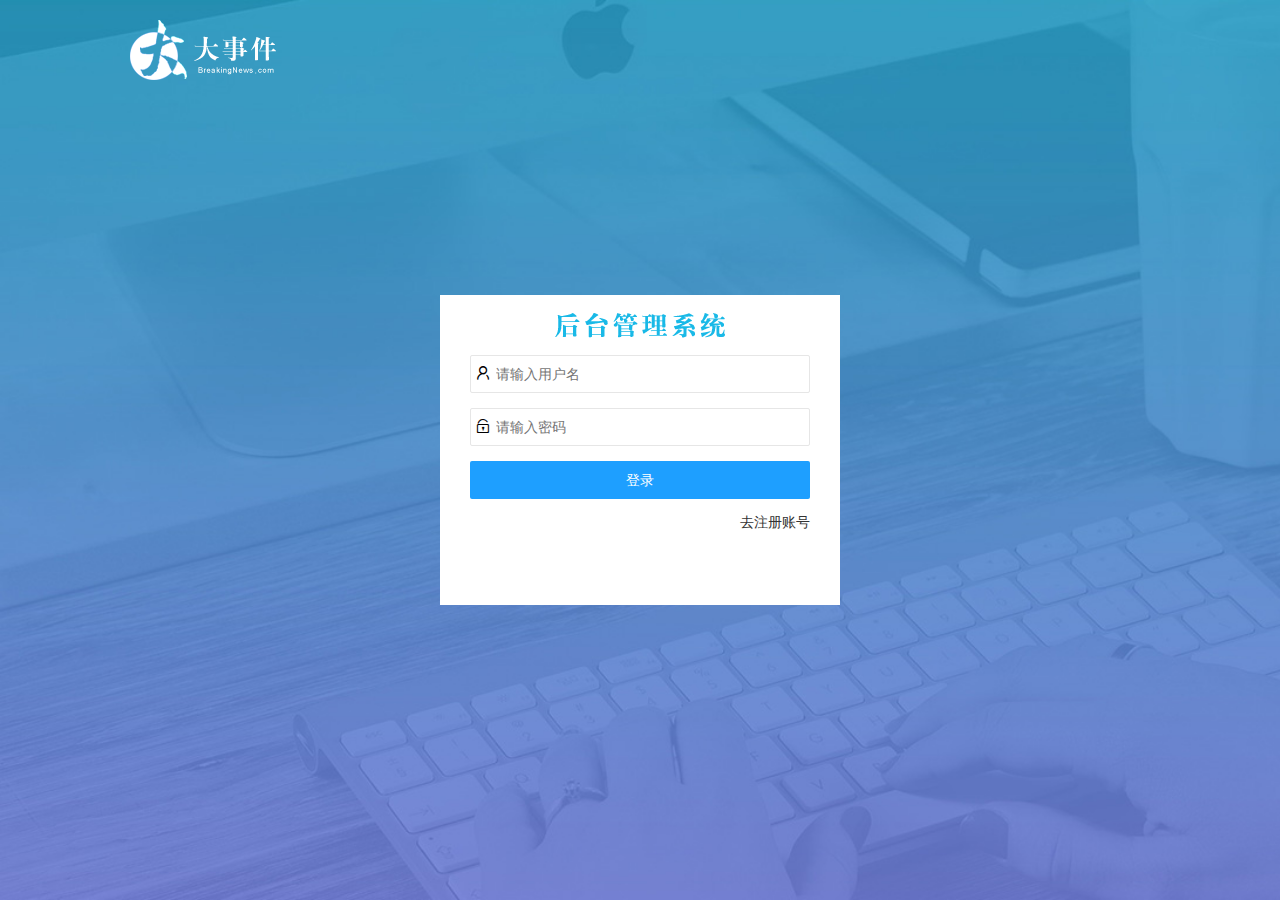
<file: index.html>
<!DOCTYPE html>
<html lang="en">
<head>
    <meta charset="UTF-8">
    <meta name="viewport" content="width=device-width, initial-scale=1.0">
    <title>Document</title>
    <link rel="stylesheet" href="./assets/lib/layui/css/layui.css">
    <link rel="stylesheet" href="./index/index.css">
</head>
<body class="layui-layout-body">
    <div class="layui-layout layui-layout-admin">
        <!-- 头部区域 -->
        <div class="layui-header">
            <!-- 左侧：图片 -->
            <div class="layui-logo">
                <img src="./assets/images/logo.png" alt="">
            </div>
            <!-- 右侧：个人菜单 -->
            <ul class="layui-nav layui-layout-right">
                <li class="layui-nav-item">
                    <a href="javascript:;" class="userinfo">
                        <span class="avatar">L</span>
                        <img src="./assets/images/sample.jpg" class="layui-nav-img"> 个人中心
                    </a>

                    <dl class="layui-nav-child">
                        <dd><a href="./iframe/user/userInfo/userInfo.html" target='fm'>基本资料</a></dd>
                        <dd><a target='fm' href="./iframe/user/avatar/avatar.html">更换头像</a></dd>
                        <dd><a target="fm" href="./iframe/user/repwd/repwd.html">重置密码</a></dd>
                    </dl>
                </li>

                <li class="layui-nav-item">
                    <a href="javascript:;" id="logout">
                        <i class="layui-icon layui-icon-logout"></i>退出
                    </a>
                </li>
            </ul>
        </div>

        <div class="layui-side layui-bg-black">
            <div class="layui-side-scroll">
                <!-- 左侧：顶部欢迎词 -->
                <div class="userinfo">
                    <span class="avatar">L</span>
                    <img src="./assets/images/sample.jpg" class="layui-nav-img"> 欢迎你
                    <span class="username"></span>
                </div>

                <!-- 左侧：导航区-->
                <!-- lay-shrink: 控制兄弟菜单, all就是所有兄弟都合上, 同一个时间只有一个下拉菜单才能下拉 -->
                <ul class="left-nav layui-nav layui-nav-tree" lay-filter="test" lay-shrink="all">
                    <!-- **********************首页***************************** -->
                    <!-- layui-this 默认上来高亮的样式 -->
                    <li class="layui-nav-item layui-this">
                        <a href="./iframe/home/home.html" target="fm">
                            <i class="layui-icon layui-icon-home"></i>可视数据
                        </a>
                    </li>

                    <!-- *******文章管理******* -->
                    <li class="layui-nav-item">

                        <a class="" href="javascript:;">
                            <i class="layui-icon layui-icon-form"></i>文章管理
                        </a>

                        <dl class="layui-nav-child">
                            <dd>
                                <a href="./iframe/article/category/category.html" target="fm">
                                    <i class="layui-icon layui-icon-app"></i>类别管理
                                </a>
                            </dd>


                            <dd id="wzlist">
                                <a href="./iframe/article/list/list.html" target="fm">
                                    <i class="layui-icon layui-icon-app"></i>文章列表
                                </a>
                            </dd>


                            <dd>
                                <a href="./iframe/article/publisher/publisher.html" target="fm">
                                    <i class="layui-icon layui-icon-app"></i>发表文章
                                </a>
                            </dd>
                        </dl>
                    </li>

                    <!-- **************个人中心************** -->
                    <li class="layui-nav-item">

                        <a href="javascript:;">
                            <i class="layui-icon layui-icon-user"></i>个人中心
                        </a>

                        <dl class="layui-nav-child">

                            <dd>
                                <a href="./iframe/user/userInfo/userInfo.html" target="fm">
                                    <i class="layui-icon layui-icon-app"></i>基本资料
                                </a>
                            </dd>

                            <dd>
                                <a href="./iframe/user/repwd/repwd.html" target="fm">
                                    <i class="layui-icon layui-icon-app"></i>重置密码
                                </a>
                            </dd>

                            <dd>
                                <a href="./iframe/user/avatar/avatar.html" target="fm">
                                    <i class="layui-icon layui-icon-app"></i>更换头像
                                </a>
                            </dd>
                        </dl>
                    </li>

                </ul>
            </div>
        </div>

        <div class="layui-body">
            <!-- 内容主体区域 -->
            <!-- <div style="padding: 15px;">内容主体区域</div> -->
            <iframe src="./iframe/home/home.html" name="fm" frameborder="0"></iframe>
        </div>

        <div class="layui-footer">
            <!-- 底部固定区域 -->
            © layui.com - 底部固定区域
        </div>

        <script src="./assets/lib/layui/layui.all.js"></script>
        <script src="./assets/lib/jquery.js"></script>
        <script src="./common/utils.js"></script>
        <script src="./assets/lib/axios.js"></script>
        <script src="./api.js"></script>
        <script src="./index/index.js"></script>
    </div>
</body>
</html>


<!-- 作用：在当前的index.html中内嵌xx.html网页
src：需要在iframe标签的位置显示的小网页路径
name: 为了将来的a链接跳转能找到哪个位置显示xx.html页面而进行的命名标识
frameborder: iframe这个容器的边框

a的href='./xx.html' target= "要显示的位置的iframe的name值"
<iframe
  src="./iframe/home/home.html"
  name="fm"
  frameborder="0"
></iframe> -->
</file>
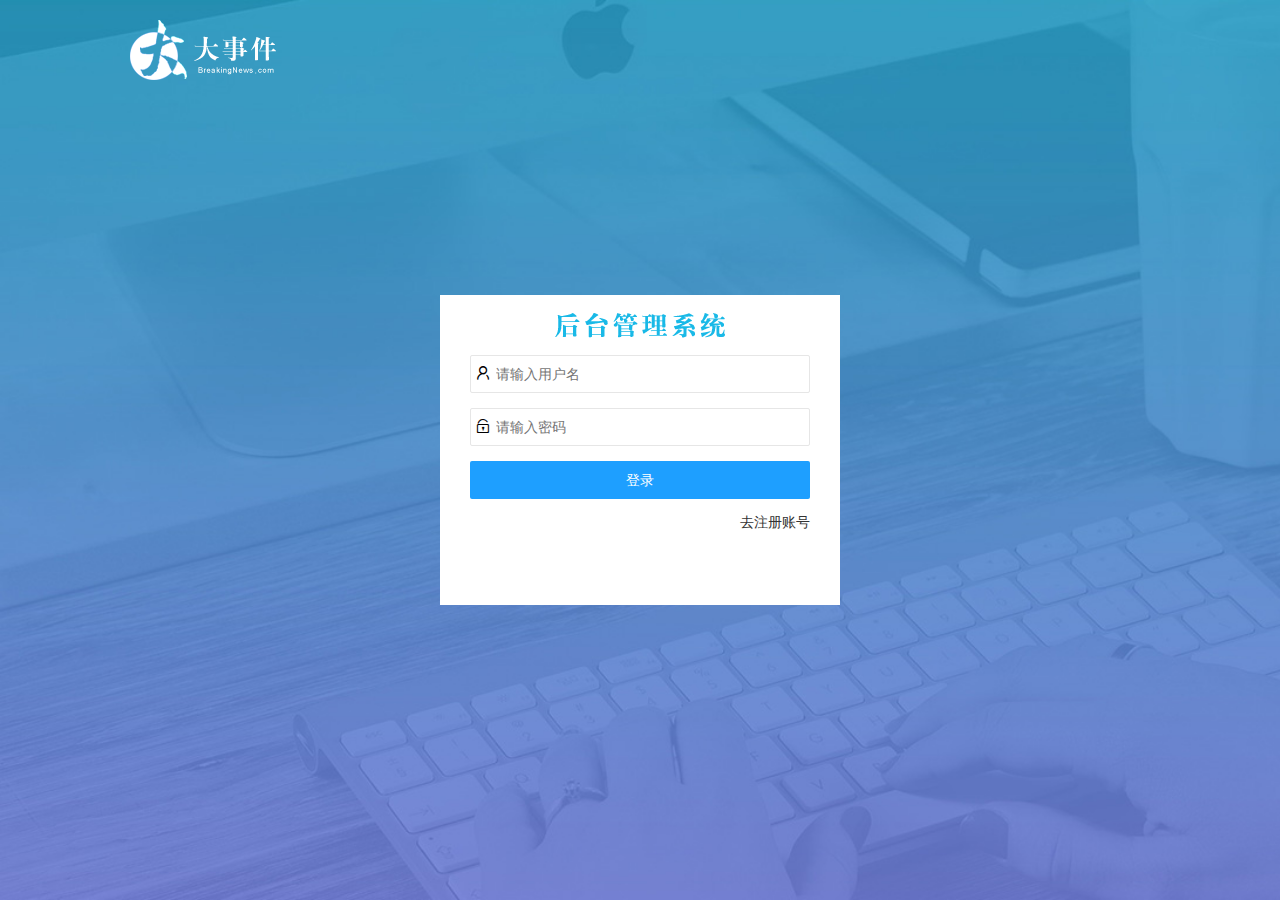
<file: login.html>
<!DOCTYPE html>
<html lang="en">
<head>
    <meta charset="UTF-8">
    <meta name="viewport" content="width=device-width, initial-scale=1.0">
    <title>Document</title>
    <link rel="stylesheet" href="./assets/lib/layui/css/layui.css">
    <link rel="stylesheet" href="./login/login.css">
</head>
<body>
    <!-- logo -->
    <div id="logo">
        <img src="./assets/images/logo.png" />
    </div>

    <!-- 登录的盒子 -->
    <div id="login">
        <!-- 盒子的标题 -->
        <div class="title"></div>
        <!-- 登录的表单 -->
        <form  class="layui-form">
            <!-- 第一行：用户名 -->
            <div class="layui-form-item">
                <i class="layui-icon layui-icon-username"></i>
                <!-- lay-verify表单验证: 更多参考: https://www.layui.com/doc/modules/form.html -->
                <input type="text" name="username" required lay-verify="required|username" placeholder="请输入用户名"
                    autocomplete="off" class="layui-input">
            </div>
            <!-- 第二行：密码 -->
            <div class="layui-form-item">
                <i class="layui-icon layui-icon-password"></i>
                <input type="password" name="password" required lay-verify="required|password" placeholder="请输入密码"
                    autocomplete="off" class="layui-input">
            </div>
            <!-- 第三行：按钮 -->
            <div class="layui-form-item">
                <button class="layui-btn layui-btn-fluid layui-bg-blue" lay-submit>登录</button>
            </div>
            <!-- 第四行：去注册账号 -->
            <div class="layui-form-item">
                <a href="javascript:;" id="goto-register">去注册账号</a>
            </div>
        </form>
    </div>

    <!-- 注册的盒子 -->
    <div id="register">
        <!-- 盒子的标题 -->
        <div class="title"></div>

        <!-- 注册的表单 -->
        <form class="layui-form">
            <!-- 第一行：用户名 -->
            <div class="layui-form-item">
                <i class="layui-icon layui-icon-username"></i>
                <input type="text" name="username" required lay-verify="required|username" placeholder="请输入用户名"
                    autocomplete="off" class="layui-input">
            </div>

            <!-- 第二行：密码 -->
            <div class="layui-form-item">
                <i class="layui-icon layui-icon-password"></i>
                <input type="password" name="password" required lay-verify="required|password" placeholder="请输入密码"
                    autocomplete="off" class="layui-input pwd">
            </div>

            <!-- 第三行：重复密码 -->
            <div class="layui-form-item">
                <i class="layui-icon layui-icon-password"></i>
                <input type="password" required lay-verify="required|repwd" placeholder="请再次输入密码"
                    autocomplete="off" class="layui-input">
            </div>

            <!-- 第四行：按钮 -->
            <div class="layui-form-item">
                <button class="layui-btn layui-btn-fluid layui-bg-blue" lay-submit>注册</button>
            </div>
            <!-- 第五行：有账号，去登录 -->
            <div class="layui-form-item">
                <a href="javascript:;" id="goto-login">已有账号，去登录</a>
            </div>
        </form>
    </div>

    <script src="./assets/lib/jquery.js"></script>
    <script src="./assets/lib/layui/layui.all.js"></script>
    <script src="./common/utils.js"></script>
    <script src="./assets/lib/axios.js"></script>
    <script src="./api.js"></script>
    <script src="./login/login.js"></script>
</body>
</html>
</file>
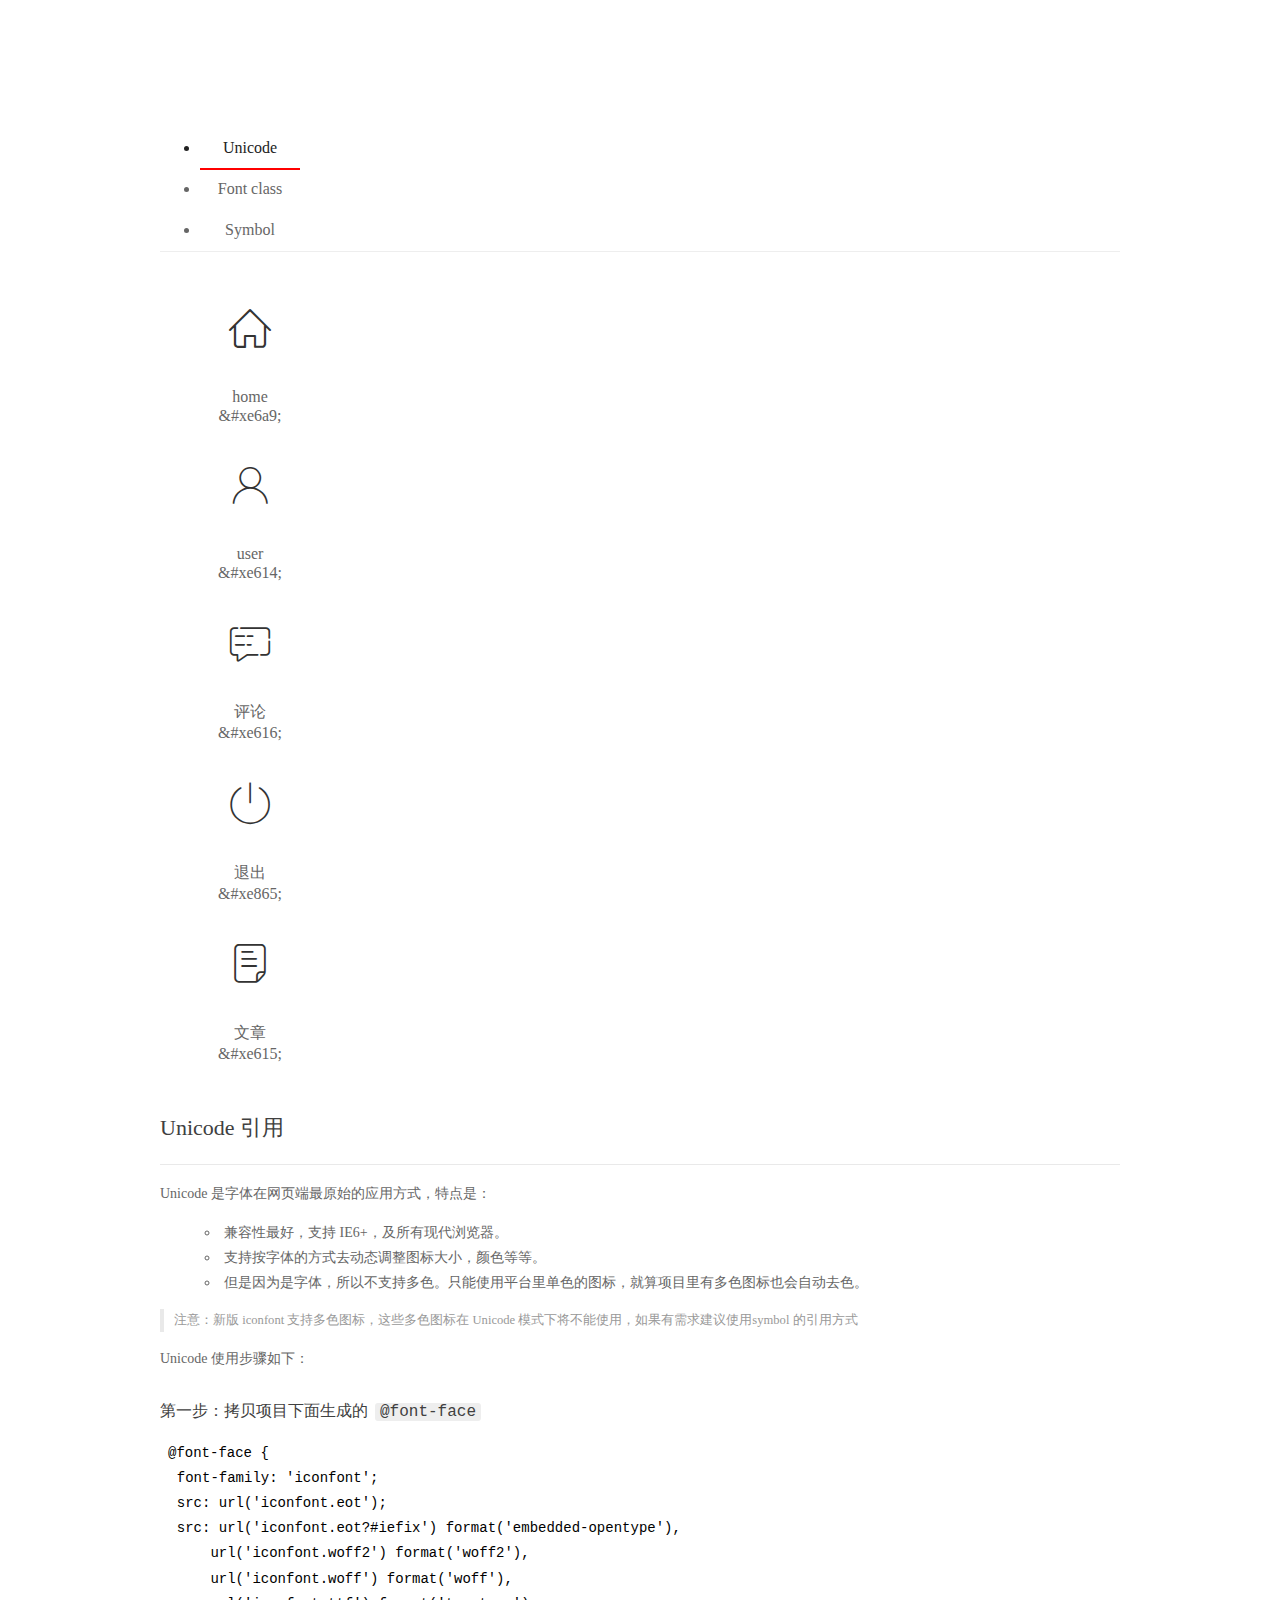
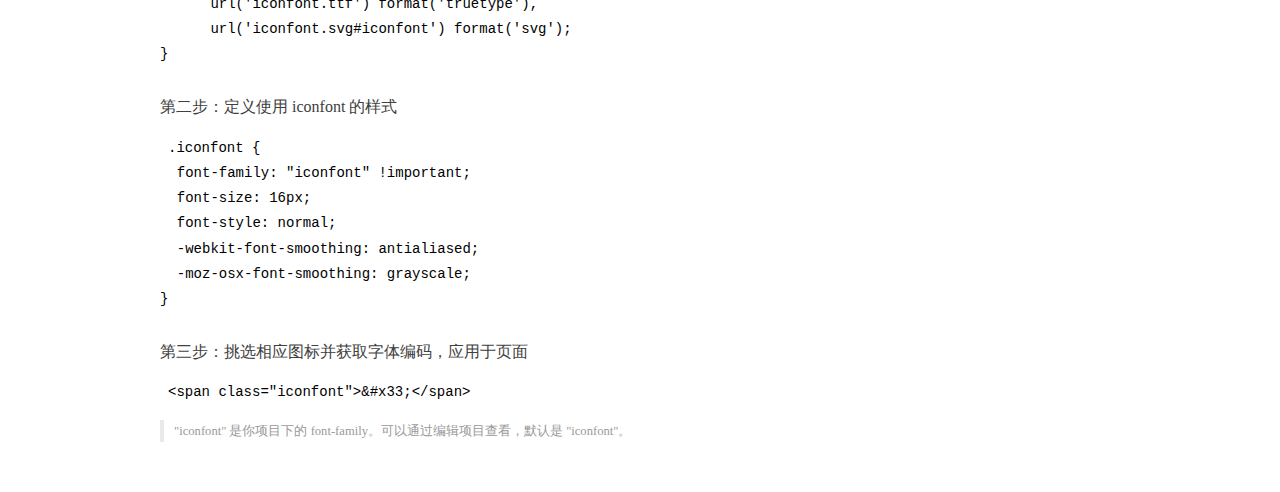
<file: assets/fonts/demo_index.html>
<!DOCTYPE html>
<html>
<head>
  <meta charset="utf-8"/>
  <title>IconFont Demo</title>
  <link rel="shortcut icon" href="https://gtms04.alicdn.com/tps/i4/TB1_oz6GVXXXXaFXpXXJDFnIXXX-64-64.ico" type="image/x-icon"/>
  <link rel="stylesheet" href="https://g.alicdn.com/thx/cube/1.3.2/cube.min.css">
  <link rel="stylesheet" href="demo.css">
  <link rel="stylesheet" href="iconfont.css">
  <script src="iconfont.js"></script>
  <!-- jQuery -->
  <script src="https://a1.alicdn.com/oss/uploads/2018/12/26/7bfddb60-08e8-11e9-9b04-53e73bb6408b.js"></script>
  <!-- 代码高亮 -->
  <script src="https://a1.alicdn.com/oss/uploads/2018/12/26/a3f714d0-08e6-11e9-8a15-ebf944d7534c.js"></script>
</head>
<body>
  <div class="main">
    <h1 class="logo"><a href="https://www.iconfont.cn/" title="iconfont 首页" target="_blank">&#xe86b;</a></h1>
    <div class="nav-tabs">
      <ul id="tabs" class="dib-box">
        <li class="dib active"><span>Unicode</span></li>
        <li class="dib"><span>Font class</span></li>
        <li class="dib"><span>Symbol</span></li>
      </ul>
      
    </div>
    <div class="tab-container">
      <div class="content unicode" style="display: block;">
          <ul class="icon_lists dib-box">
          
            <li class="dib">
              <span class="icon iconfont">&#xe6a9;</span>
                <div class="name">home</div>
                <div class="code-name">&amp;#xe6a9;</div>
              </li>
          
            <li class="dib">
              <span class="icon iconfont">&#xe614;</span>
                <div class="name">user</div>
                <div class="code-name">&amp;#xe614;</div>
              </li>
          
            <li class="dib">
              <span class="icon iconfont">&#xe616;</span>
                <div class="name">评论</div>
                <div class="code-name">&amp;#xe616;</div>
              </li>
          
            <li class="dib">
              <span class="icon iconfont">&#xe865;</span>
                <div class="name">退出</div>
                <div class="code-name">&amp;#xe865;</div>
              </li>
          
            <li class="dib">
              <span class="icon iconfont">&#xe615;</span>
                <div class="name">文章</div>
                <div class="code-name">&amp;#xe615;</div>
              </li>
          
          </ul>
          <div class="article markdown">
          <h2 id="unicode-">Unicode 引用</h2>
          <hr>

          <p>Unicode 是字体在网页端最原始的应用方式，特点是：</p>
          <ul>
            <li>兼容性最好，支持 IE6+，及所有现代浏览器。</li>
            <li>支持按字体的方式去动态调整图标大小，颜色等等。</li>
            <li>但是因为是字体，所以不支持多色。只能使用平台里单色的图标，就算项目里有多色图标也会自动去色。</li>
          </ul>
          <blockquote>
            <p>注意：新版 iconfont 支持多色图标，这些多色图标在 Unicode 模式下将不能使用，如果有需求建议使用symbol 的引用方式</p>
          </blockquote>
          <p>Unicode 使用步骤如下：</p>
          <h3 id="-font-face">第一步：拷贝项目下面生成的 <code>@font-face</code></h3>
<pre><code class="language-css"
>@font-face {
  font-family: 'iconfont';
  src: url('iconfont.eot');
  src: url('iconfont.eot?#iefix') format('embedded-opentype'),
      url('iconfont.woff2') format('woff2'),
      url('iconfont.woff') format('woff'),
      url('iconfont.ttf') format('truetype'),
      url('iconfont.svg#iconfont') format('svg');
}
</code></pre>
          <h3 id="-iconfont-">第二步：定义使用 iconfont 的样式</h3>
<pre><code class="language-css"
>.iconfont {
  font-family: "iconfont" !important;
  font-size: 16px;
  font-style: normal;
  -webkit-font-smoothing: antialiased;
  -moz-osx-font-smoothing: grayscale;
}
</code></pre>
          <h3 id="-">第三步：挑选相应图标并获取字体编码，应用于页面</h3>
<pre>
<code class="language-html"
>&lt;span class="iconfont"&gt;&amp;#x33;&lt;/span&gt;
</code></pre>
          <blockquote>
            <p>"iconfont" 是你项目下的 font-family。可以通过编辑项目查看，默认是 "iconfont"。</p>
          </blockquote>
          </div>
      </div>
      <div class="content font-class">
        <ul class="icon_lists dib-box">
          
          <li class="dib">
            <span class="icon iconfont icon-home"></span>
            <div class="name">
              home
            </div>
            <div class="code-name">.icon-home
            </div>
          </li>
          
          <li class="dib">
            <span class="icon iconfont icon-user"></span>
            <div class="name">
              user
            </div>
            <div class="code-name">.icon-user
            </div>
          </li>
          
          <li class="dib">
            <span class="icon iconfont icon-pinglun"></span>
            <div class="name">
              评论
            </div>
            <div class="code-name">.icon-pinglun
            </div>
          </li>
          
          <li class="dib">
            <span class="icon iconfont icon-tuichu"></span>
            <div class="name">
              退出
            </div>
            <div class="code-name">.icon-tuichu
            </div>
          </li>
          
          <li class="dib">
            <span class="icon iconfont icon-16"></span>
            <div class="name">
              文章
            </div>
            <div class="code-name">.icon-16
            </div>
          </li>
          
        </ul>
        <div class="article markdown">
        <h2 id="font-class-">font-class 引用</h2>
        <hr>

        <p>font-class 是 Unicode 使用方式的一种变种，主要是解决 Unicode 书写不直观，语意不明确的问题。</p>
        <p>与 Unicode 使用方式相比，具有如下特点：</p>
        <ul>
          <li>兼容性良好，支持 IE8+，及所有现代浏览器。</li>
          <li>相比于 Unicode 语意明确，书写更直观。可以很容易分辨这个 icon 是什么。</li>
          <li>因为使用 class 来定义图标，所以当要替换图标时，只需要修改 class 里面的 Unicode 引用。</li>
          <li>不过因为本质上还是使用的字体，所以多色图标还是不支持的。</li>
        </ul>
        <p>使用步骤如下：</p>
        <h3 id="-fontclass-">第一步：引入项目下面生成的 fontclass 代码：</h3>
<pre><code class="language-html">&lt;link rel="stylesheet" href="./iconfont.css"&gt;
</code></pre>
        <h3 id="-">第二步：挑选相应图标并获取类名，应用于页面：</h3>
<pre><code class="language-html">&lt;span class="iconfont icon-xxx"&gt;&lt;/span&gt;
</code></pre>
        <blockquote>
          <p>"
            iconfont" 是你项目下的 font-family。可以通过编辑项目查看，默认是 "iconfont"。</p>
        </blockquote>
      </div>
      </div>
      <div class="content symbol">
          <ul class="icon_lists dib-box">
          
            <li class="dib">
                <svg class="icon svg-icon" aria-hidden="true">
                  <use xlink:href="#icon-home"></use>
                </svg>
                <div class="name">home</div>
                <div class="code-name">#icon-home</div>
            </li>
          
            <li class="dib">
                <svg class="icon svg-icon" aria-hidden="true">
                  <use xlink:href="#icon-user"></use>
                </svg>
                <div class="name">user</div>
                <div class="code-name">#icon-user</div>
            </li>
          
            <li class="dib">
                <svg class="icon svg-icon" aria-hidden="true">
                  <use xlink:href="#icon-pinglun"></use>
                </svg>
                <div class="name">评论</div>
                <div class="code-name">#icon-pinglun</div>
            </li>
          
            <li class="dib">
                <svg class="icon svg-icon" aria-hidden="true">
                  <use xlink:href="#icon-tuichu"></use>
                </svg>
                <div class="name">退出</div>
                <div class="code-name">#icon-tuichu</div>
            </li>
          
            <li class="dib">
                <svg class="icon svg-icon" aria-hidden="true">
                  <use xlink:href="#icon-16"></use>
                </svg>
                <div class="name">文章</div>
                <div class="code-name">#icon-16</div>
            </li>
          
          </ul>
          <div class="article markdown">
          <h2 id="symbol-">Symbol 引用</h2>
          <hr>

          <p>这是一种全新的使用方式，应该说这才是未来的主流，也是平台目前推荐的用法。相关介绍可以参考这篇<a href="">文章</a>
            这种用法其实是做了一个 SVG 的集合，与另外两种相比具有如下特点：</p>
          <ul>
            <li>支持多色图标了，不再受单色限制。</li>
            <li>通过一些技巧，支持像字体那样，通过 <code>font-size</code>, <code>color</code> 来调整样式。</li>
            <li>兼容性较差，支持 IE9+，及现代浏览器。</li>
            <li>浏览器渲染 SVG 的性能一般，还不如 png。</li>
          </ul>
          <p>使用步骤如下：</p>
          <h3 id="-symbol-">第一步：引入项目下面生成的 symbol 代码：</h3>
<pre><code class="language-html">&lt;script src="./iconfont.js"&gt;&lt;/script&gt;
</code></pre>
          <h3 id="-css-">第二步：加入通用 CSS 代码（引入一次就行）：</h3>
<pre><code class="language-html">&lt;style&gt;
.icon {
  width: 1em;
  height: 1em;
  vertical-align: -0.15em;
  fill: currentColor;
  overflow: hidden;
}
&lt;/style&gt;
</code></pre>
          <h3 id="-">第三步：挑选相应图标并获取类名，应用于页面：</h3>
<pre><code class="language-html">&lt;svg class="icon" aria-hidden="true"&gt;
  &lt;use xlink:href="#icon-xxx"&gt;&lt;/use&gt;
&lt;/svg&gt;
</code></pre>
          </div>
      </div>

    </div>
  </div>
  <script>
  $(document).ready(function () {
      $('.tab-container .content:first').show()

      $('#tabs li').click(function (e) {
        var tabContent = $('.tab-container .content')
        var index = $(this).index()

        if ($(this).hasClass('active')) {
          return
        } else {
          $('#tabs li').removeClass('active')
          $(this).addClass('active')

          tabContent.hide().eq(index).fadeIn()
        }
      })
    })
  </script>
</body>
</html>
</file>
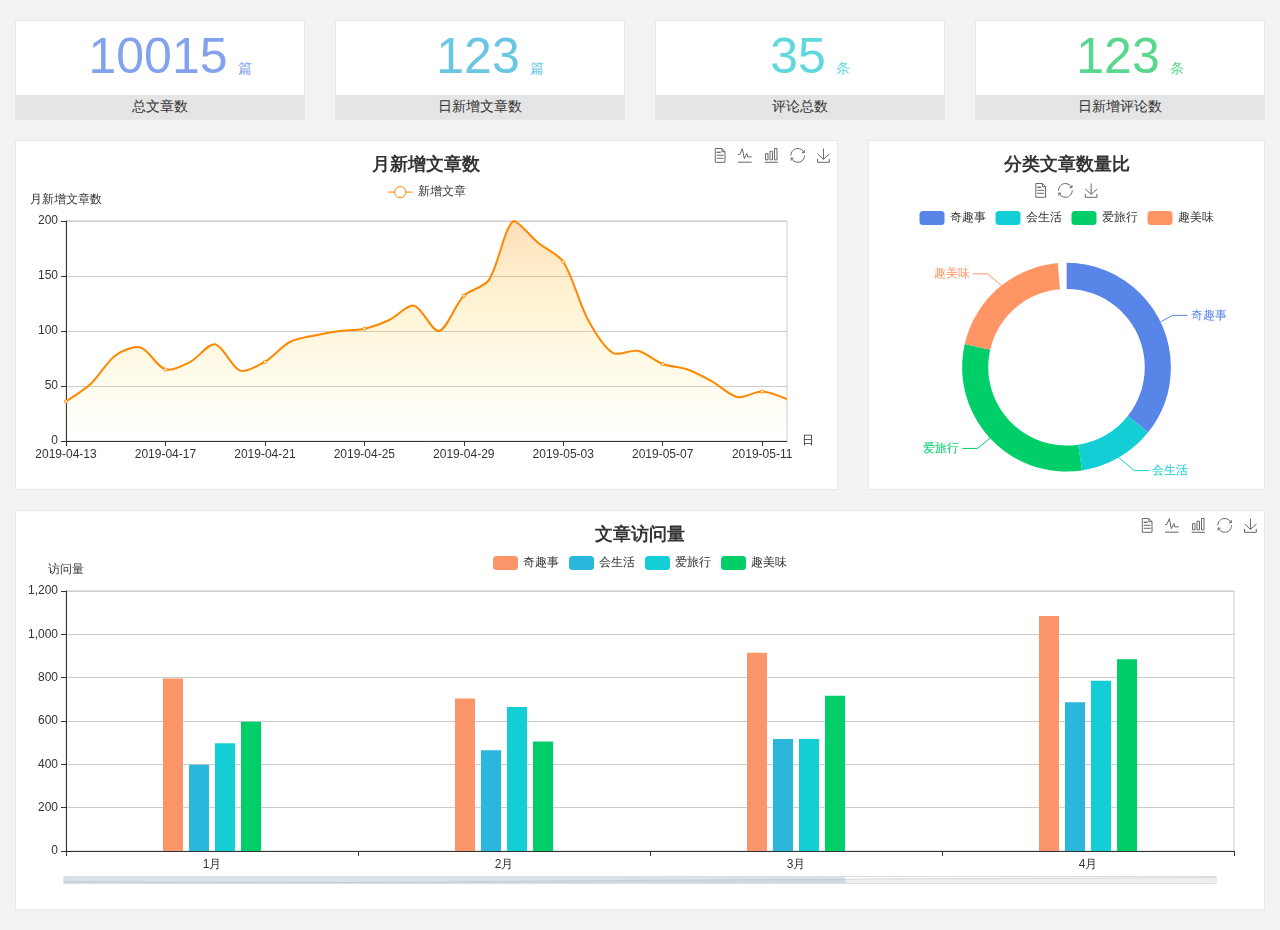
<file: iframe/home/home.html>
<!DOCTYPE html>
<html lang="en">

<head>
  <meta charset="UTF-8">
  <meta name="viewport" content="width=device-width, initial-scale=1.0">
  <meta http-equiv="X-UA-Compatible" content="ie=edge">
  <title>图表统计</title>
  <link rel="stylesheet" href="../../assets/lib/bootstrap.css" />
  <link rel="stylesheet" href="./home.css" />
  <script src="../../assets/lib/jquery.js"></script>
  <script type="text/javascript" src="../../assets/lib/echarts.min.js"></script>
</head>

<body>
  <div class="container-fluid">
    <div class="row spannel_list">
      <!-- <div class="col-sm-3 col-xs-6">
        <div class="spannel">
          <em>10015</em><span>篇</span>
          <b>总文章数</b>
        </div>
      </div>
      <div class="col-sm-3 col-xs-6">
        <div class="spannel scolor01">
          <em></em><span></span>
          <b></b>
        </div>
      </div> -->
    </div>
  </div>

  <div class="container-fluid">
    <div class="row curve-pie">
      <div class="col-lg-8 col-md-8">
        <div class="gragh_pannel" id="curve_show"></div>
      </div>
      <div class="col-lg-4 col-md-4">
        <div class="gragh_pannel" id="pie_show"></div>
      </div>
    </div>
  </div>

  <div class="container-fluid">
    <div class="column_pannel" id="column_show"></div>
  </div>

</body>
<script src="./home.js"></script>

</html>
</file>
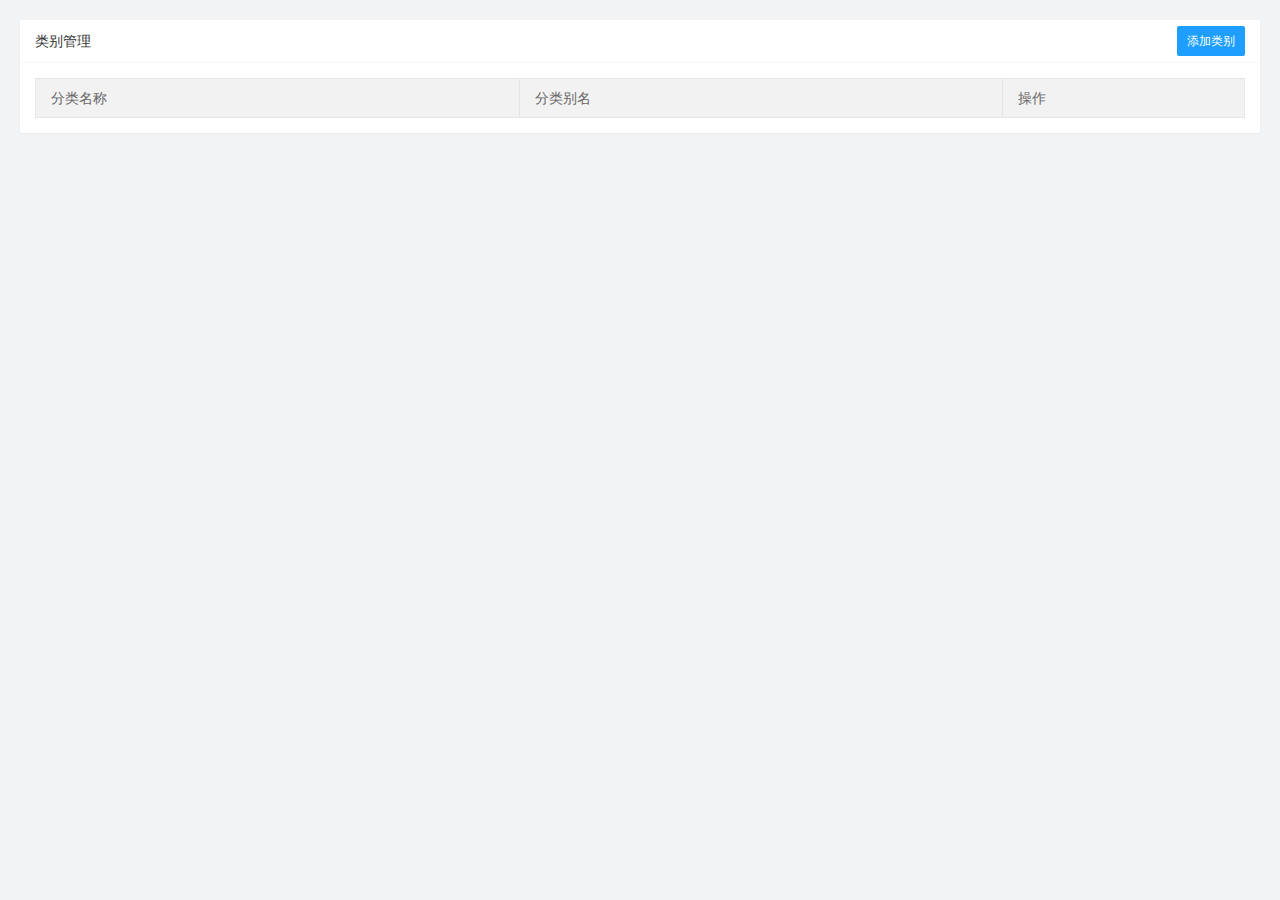
<file: iframe/article/category/category.html>
<!DOCTYPE html>
<html lang="en">

<head>
  <meta charset="UTF-8">
  <meta name="viewport" content="width=device-width, initial-scale=1.0">
  <title>文章分类</title>
  <link rel="stylesheet" href="../../../assets/lib/layui/css/layui.css">
  <link rel="stylesheet" href="./category.css">
</head>

<body>

  <div class="layui-card">
    <div class="layui-card-header">
      类别管理
      <button type="button" class="layui-btn layui-btn-normal layui-btn-sm add">添加类别</button>
    </div>

    <div class="layui-card-body">
      <table class="layui-table">

        <!-- 规定列宽 -->
        <colgroup>
          <col width="40%">
          <col width="40%">
          <col>
        </colgroup>

        <thead>
          <tr>
            <th>分类名称</th>
            <th>分类别名</th>
            <th>操作</th>
          </tr>
        </thead>

        <tbody>

        </tbody>


      </table>
    </div>
  </div>
  <script src="../../../assets/lib/jquery.js"></script>
  <script src="../../../assets/lib/layui/layui.all.js"></script>
  <script src="../../../assets/lib/axios.js"></script>

  <script src="../../../common/verify.js"></script>
  <script src="../../../api.js"></script>

  <script src="./category.js"></script>
</body>
<script>

</script>
</html>
</file>
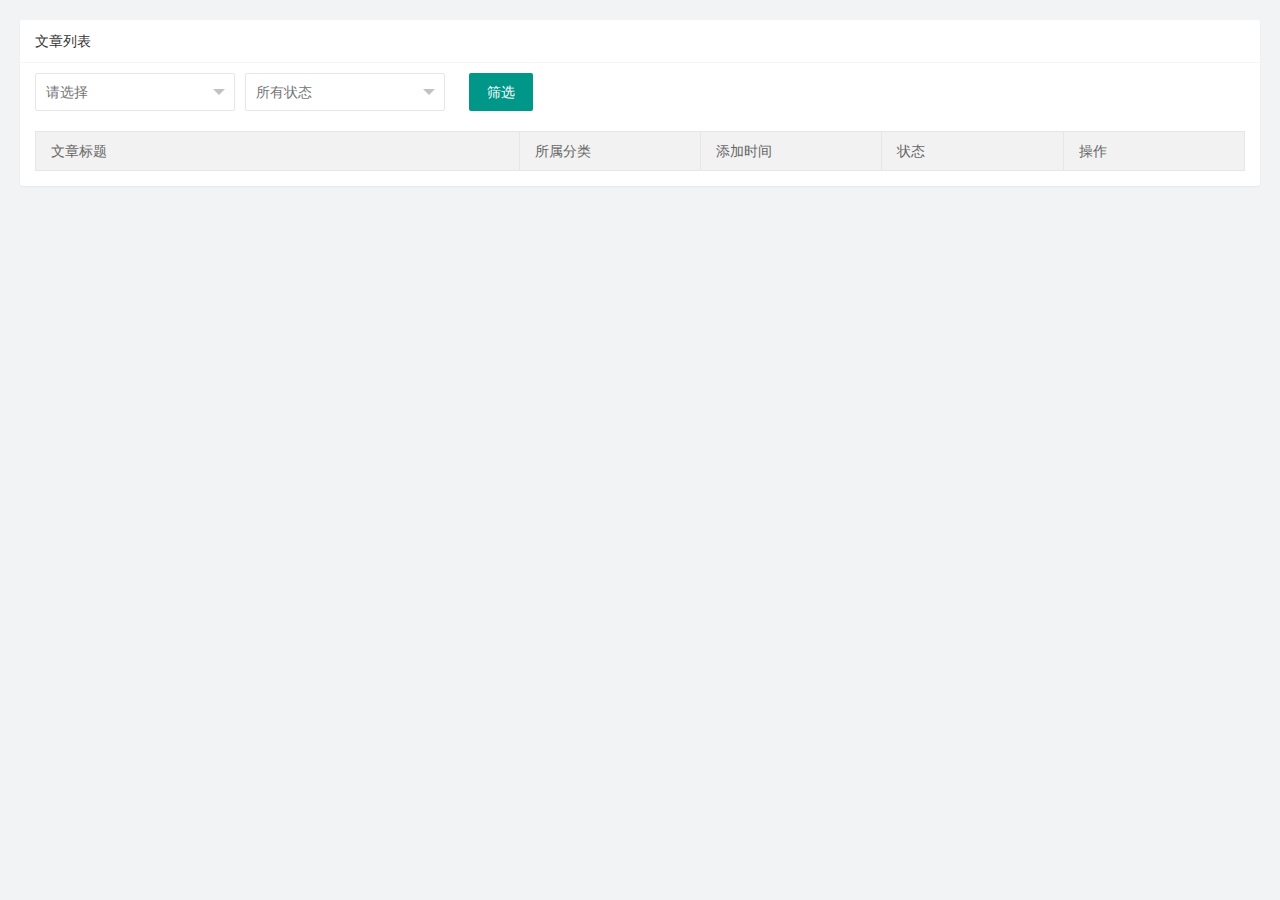
<file: iframe/article/list/list.html>
<!DOCTYPE html>
<html lang="en">

<head>
  <meta charset="UTF-8">
  <meta name="viewport" content="width=device-width, initial-scale=1.0">
  <title>Document</title>
  <link rel="stylesheet" href="../../../assets/lib/layui/css/layui.css">
  <link rel="stylesheet" href="./list.css">
</head>

<body>

  <div class="layui-card">
    <div class="layui-card-header">文章列表</div>
    <div class="layui-card-body">
      <!-- **************************************表单搜索区 -->
      <form action="" class="layui-form search" lay-filter="category">
        <div class="layui-form-item">

          <div class="layui-inline">
            <div class="layui-input-inline" style="width: 200px;">
              <select name="category" lay-verify="">
                                
              </select>
            </div>

            <div class="layui-input-inline" style="width: 200px;">
              <select name="state" lay-verify="">
                <option value="">所有状态</option>
                <option value="已发布">已发布</option>
                <option value="草稿">草稿</option>
              </select>
            </div>


          </div>

          <div class="layui-inline">
            <div class="layui-input-inline" style="width: 100px;">
              <button class="layui-btn" lay-submit lay-filter="formDemo">筛选</button>
            </div>
          </div>

        </div>
      </form>


      <!-- ***************************************表格区 start -->
      <table class="layui-table">
        <colgroup>
          <col width="40%">
          <col width="15%">
          <col width="15%">
          <col width="15%">
          <col>
        </colgroup>
        <thead>
          <tr>
            <th>文章标题</th>
            <th>所属分类</th>
            <th>添加时间</th>
            <th>状态</th>
            <th>操作</th>
          </tr>
        </thead>
        <tbody>

        </tbody>
      </table>


      <!-- ***************************************分页区 start -->
      <div id="page"></div>


    </div>
  </div>


  <script src="../../../assets/lib/layui/layui.all.js"></script>
  <script src="../../../assets/lib/jquery.js"></script>
  <script src="../../../assets/lib/axios.js"></script>
  <script src="../../../assets/lib/moment.min.js"></script>
  <script src="../../../api.js"></script>
  <script src="../../../common/utils.js"></script>

  <script src="./list.js"></script>
</body>

</html>
</file>
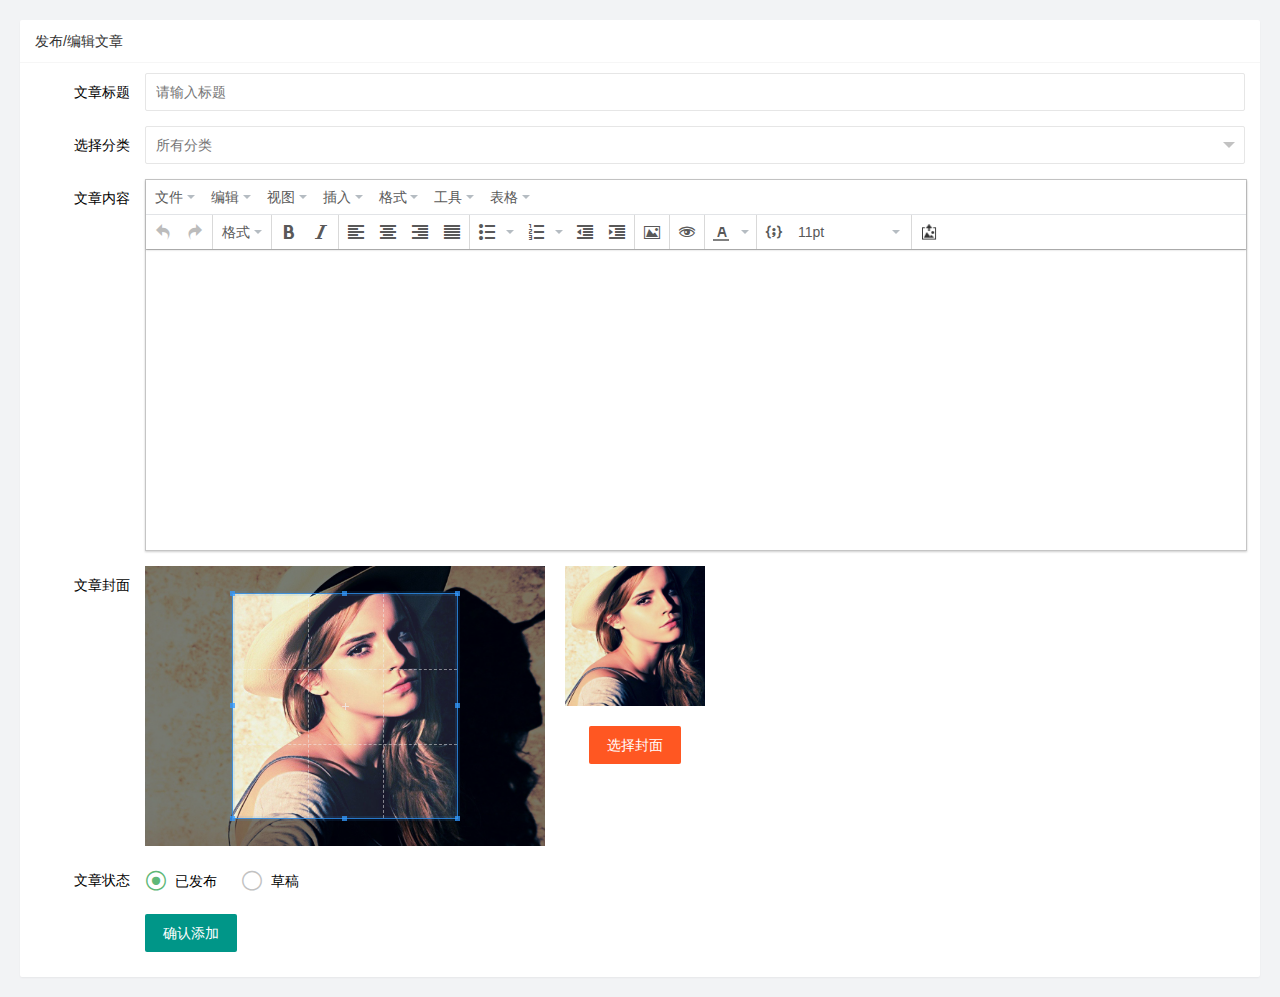
<file: iframe/article/publisher/publisher.html>
<!DOCTYPE html>
<html lang="en">

<head>
  <meta charset="UTF-8">
  <meta name="viewport" content="width=device-width, initial-scale=1.0">
  <title>Document</title>
  <link rel="stylesheet" href="../../../assets/lib/layui/css/layui.css">
  <link rel="stylesheet" href="../../../assets/lib/cropper/cropper.css" />
  <link rel="stylesheet" href="./publisher.css">
</head>

<body>

  <div class="layui-card">
    <div class="layui-card-header">发布/编辑文章</div>
    <div class="layui-card-body">
      <form class="layui-form" action="" lay-filter="edit">
        <!-- 第一项：标题 -->
        <div class="layui-form-item">
          <label class="layui-form-label">文章标题</label>
          <div class="layui-input-block">
            <input type="text" name="title" required lay-verify="required|articleTitle" placeholder="请输入标题" autocomplete="off" class="layui-input">
          </div>
        </div>


        <!-- 第二项：选择分类 -->
        <div class="layui-form-item">
          <label class="layui-form-label">选择分类</label>
          <div class="layui-input-block">
            <select name="cate_id">
              <option value="" lay-verify="cate">所有分类</option>
            </select>
          </div>
        </div>


        <!-- 第三项：内容 -->
        <div class="layui-form-item layui-form-text">
          <label class="layui-form-label">文章内容</label>
          <div class="layui-input-block">
            <textarea name="content" placeholder="请输入内容" class="layui-textarea"></textarea>
          </div>
        </div>


        <!-- 第四项：封面图片 -->
        <div class="layui-form-item">
          <!-- 左侧的 label -->
          <label class="layui-form-label">文章封面</label>
          <!-- 选择封面区域 -->
          <div class="layui-input-block cover-box">
            <!-- 左侧裁剪区域 -->
            <div class="cover-left">
              <img id="image" src="../../../assets/images/sample2.jpg" alt="" />
            </div>
            <!-- 右侧预览区域和选择封面区域 -->
            <div class="cover-right">
              <!-- 预览的区域 -->
              <div class="img-preview"></div>
              <input type="file" id="file" style="display: none;">
              <!-- 选择封面按钮 -->
              <button type="button" class="layui-btn layui-btn-danger select">选择封面</button>
            </div>
          </div>
        </div>


        <!-- 第五项：状态 -->
        <div class="layui-form-item">
          <label class="layui-form-label">文章状态</label>
          <div class="layui-input-block">
            <input type="radio" name="state" value="已发布" title="已发布" checked>
            <input type="radio" name="state" value="草稿" title="草稿">
          </div>
        </div>

        <!-- 第六项：按钮 -->
        <div class="layui-form-item">
          <div class="layui-input-block">
            <button class="layui-btn" lay-submit lay-filter="formDemo">确认添加</button>
          </div>
        </div>

      </form>
    </div>
  </div>


</body>
<!-- jq  layui -->
<script src="../../../assets/lib/layui/layui.all.js"></script>
<script src="../../../assets/lib/jquery.js"></script>


<!-- 富文本编辑器插件 -->
<script src="../../../assets/lib/tinymce/tinymce.min.js"></script>
<!-- 初始化JS，按到应该写在自己的js内部，单独分出来 -->
<script src="../../../assets/lib/tinymce/tinymce_setup.js"></script>


<!-- 裁剪 -->
<script src="../../../assets/lib/cropper/Cropper.js"></script>
<script src="../../../assets/lib/cropper/jquery-cropper.js"></script>

<script src="../../../assets/lib/axios.js"></script>
<script src="../../../api.js"></script>
<script src="../../../common/verify.js"></script>

<!-- common -->
<script src="./publisher.js"></script>

</html>
</file>
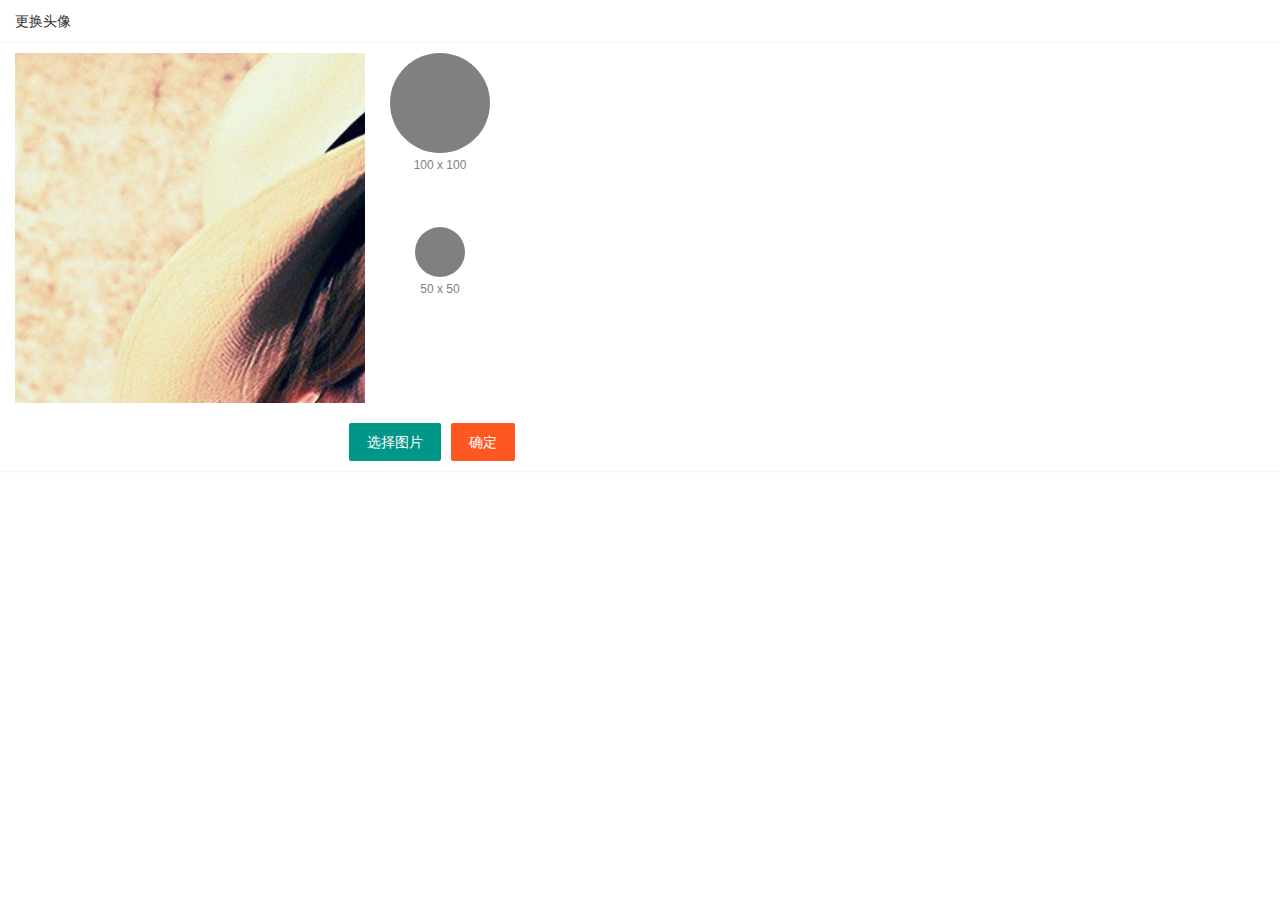
<file: iframe/user/avatar/avatar.html>
<!DOCTYPE html>
<html lang="en">

<head>
  <meta charset="UTF-8">
  <meta name="viewport" content="width=device-width, initial-scale=1.0">
  <title>Document</title>
  <link rel="stylesheet" href="../../../assets/lib/layui/css/layui.css">
  <link rel="stylesheet" href="../../../assets/lib/cropper/cropper.css">
  <link rel="stylesheet" href="./avatar.css">
</head>

<body>

  <div class="layui-card">
    <div class="layui-card-header">更换头像</div>
    <div class="layui-card-body">
      <!-- 第一行的图片裁剪和预览区域 -->
      <div class="row1">
        <!-- 图片裁剪区域 -->


        <div class="cropper-box">
          <!-- 这个 img 标签很重要，将来会把它初始化为裁剪区域 -->
          <img id="image" src="../../../assets/images/sample.jpg" />
        </div>




        <!-- 图片的预览区域 -->
        <div class="preview-box">
          <div>
            <!-- 宽高为 100px 的预览区域 -->
            <div class="img-preview w100"></div>
            <p class="size">100 x 100</p>
          </div>
          <div>
            <!-- 宽高为 50px 的预览区域 -->
            <div class="img-preview w50"></div>
            <p class="size">50 x 50</p>
          </div>
        </div>
      </div>

      <!-- 第二行的按钮区域 -->
      <div class="row2">
        <!-- 隐藏文件选择框, 太丑了, 我们JS监测用户点击选择图片按钮后, 在JS触发file文件选择标签一样能弹出选择文件的窗口 -->
        <!-- accept - 控制弹出窗口显示的文件类型 -->
        <input type="file" id="file" style="display: none;" accept="image/png, image/jpeg, image/gif">
        <button type="button" class="layui-btn select">选择图片</button>
        <button type="button" class="layui-btn layui-btn-danger sure">确定</button>
      </div>
    </div>
  </div>


</body>
<!-- JQ -->
<script src="../../../assets/lib/jquery.js"></script>

<!-- Cropper - 图片裁剪插件 - 注意是基于jQuery.js的 -->
<script src="../../../assets/lib/cropper/Cropper.js"></script>
<script src="../../../assets/lib/cropper/jquery-cropper.js"></script>

<!-- layUI -->
<script src="../../../assets/lib/layui/layui.all.js"></script>
<script src="../../../assets/lib/axios.js"></script>

<script src="../../../api.js"></script>

<script src="./avatar.js"></script>

</html>
</file>
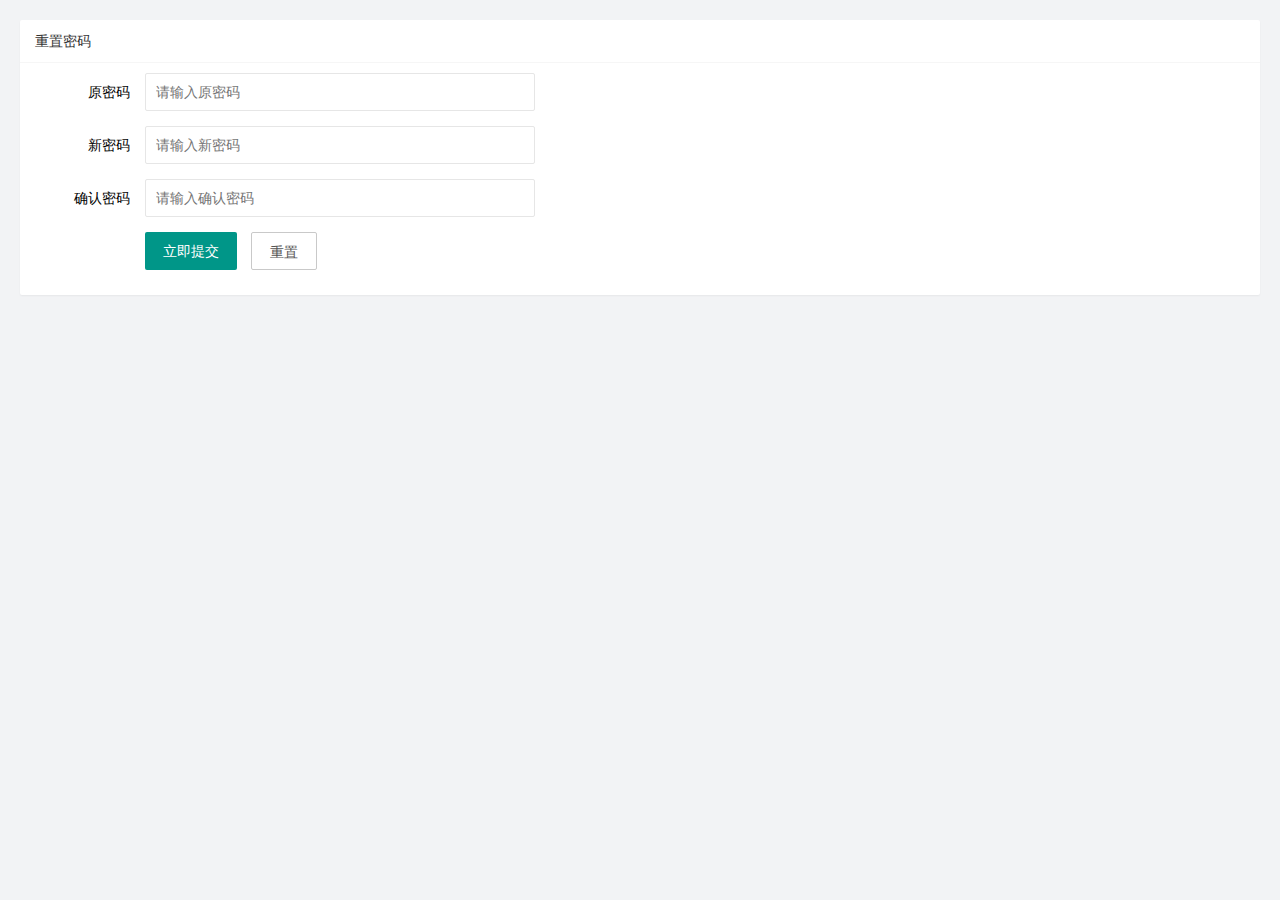
<file: iframe/user/repwd/repwd.html>
<!DOCTYPE html>
<html lang="en">

<head>
  <meta charset="UTF-8">
  <meta name="viewport" content="width=device-width, initial-scale=1.0">
  <title>Document</title>
  <link rel="stylesheet" href="../../../assets/lib/layui/css/layui.css">
  <link rel="stylesheet" href="./repwd.css">
</head>

<body>

  <div class="layui-card">
    <div class="layui-card-header">重置密码</div>
    <div class="layui-card-body">
      <form class="layui-form" action="">
        <!-- 第一行：原密码 -->
        <div class="layui-form-item">
          <label class="layui-form-label">原密码</label>
          <div class="layui-input-block">
            <input type="password" name="oldPwd" required lay-verify="required|pwd" placeholder="请输入原密码" autocomplete="off" class="layui-input oldPwd">
          </div>
        </div>

        <!-- 第二行：新密码 -->
        <div class="layui-form-item">
          <label class="layui-form-label">新密码</label>
          <div class="layui-input-block">
            <input  type="password" name="newPwd" required lay-verify="required|pwd|diff" placeholder="请输入新密码" autocomplete="off" class="layui-input newPwd">
          </div>
        </div>

        <!-- 第三行：重复密码 -->
        <div class="layui-form-item">
          <label class="layui-form-label">确认密码</label>
          <div class="layui-input-block">
            <input type="password" required lay-verify="required|same" placeholder="请输入确认密码" autocomplete="off" class="layui-input rePwd">
          </div>
        </div>

        <!-- 第四行: 按钮 -->
        <div class="layui-form-item">
          <div class="layui-input-block">
            <button class="layui-btn" lay-submit lay-filter="formDemo">立即提交</button>
            <button type="reset" class="layui-btn layui-btn-primary">重置</button>
          </div>
        </div>
      </form>
    </div>
  </div>

</body>

<script src="../../../assets/lib/jquery.js"></script>
<script src="../../../assets/lib/layui/layui.all.js"></script>
<script src="../../../assets/lib/axios.js"></script>
<script src="../../../assets/lib/md5.js"></script>

<script src="../../../api.js"></script>
<script src="../../../common/verify.js"></script>
<script src="../../../common/utils.js"></script>
<script src="./repwd.js"></script>

</html>
</file>
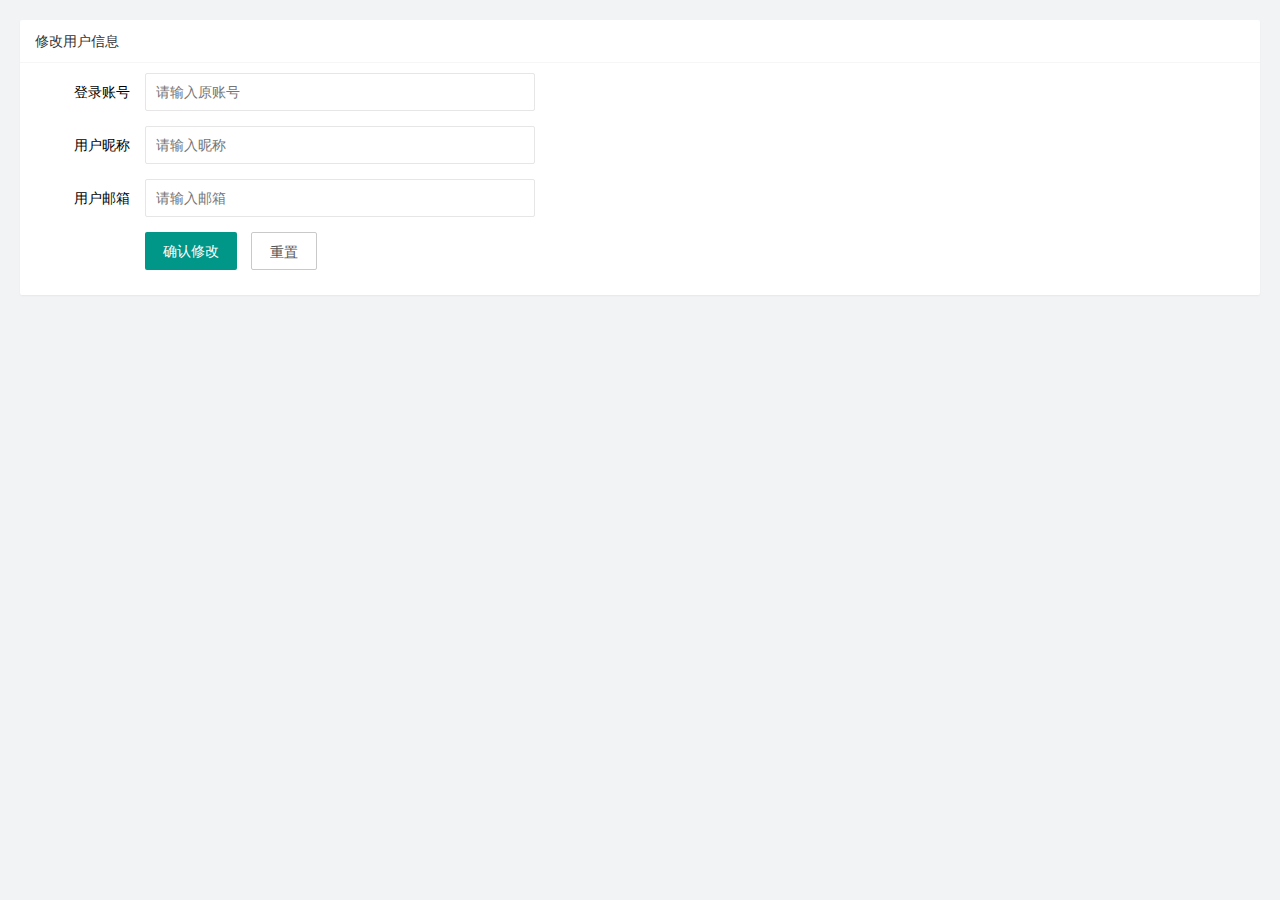
<file: iframe/user/userInfo/userInfo.html>
<!DOCTYPE html>
<html lang="en">

<head>
  <meta charset="UTF-8">
  <meta name="viewport" content="width=device-width, initial-scale=1.0">
  <title>Document</title>
  <link rel="stylesheet" href="../../../assets/lib/layui/css/layui.css">
  <link rel="stylesheet" href="./userInfo.css">
</head>

<body>

  <div class="layui-card">
    <div class="layui-card-header">修改用户信息</div>
    <div class="layui-card-body">
      <form class="layui-form" action="" lay-filter="user">
        <!-- 第一行：登录账号 -->
        <div class="layui-form-item">
          <label class="layui-form-label">登录账号</label>
          <div class="layui-input-block">
            <input type="text" name="username" disabled required lay-verify="required" placeholder="请输入原账号"
              autocomplete="off" class="layui-input">
          </div>
        </div>

        <!-- 第二行：用户昵称 -->
        <div class="layui-form-item">
          <label class="layui-form-label">用户昵称</label>
          <div class="layui-input-block">
            <input type="text" name="nickname" required lay-verify="required|nickn" placeholder="请输入昵称"
              autocomplete="off" class="layui-input">
          </div>
        </div>

        <!-- 第三行：用户邮箱 -->
        <div class="layui-form-item">
          <label class="layui-form-label">用户邮箱</label>
          <div class="layui-input-block">
            <input type="text" name="email" required lay-verify="required|email" placeholder="请输入邮箱" autocomplete="off"
              class="layui-input">
          </div>
        </div>

        <!-- 第四行: 按钮 -->
        <div class="layui-form-item">
          <div class="layui-input-block">
            <!-- 为了保存它的id, 这叫隐藏域, 方便修改时, 获取id的值 -->
            <input type="hidden" name="id">
            <button class="layui-btn" lay-submit>确认修改</button>
            <button type="reset" class="layui-btn layui-btn-primary my-reset">重置</button>
          </div>
        </div>
      </form>
    </div>
  </div>

  <script src="../../../assets/lib/jquery.js"></script>
  <script src="../../../assets/lib/layui/layui.all.js"></script>
  <script src="../../../assets/lib/axios.js"></script>
  <script src="../../../api.js"></script>
  <script src="../../../common/verify.js"></script>
  <script src="../../../common/utils.js"></script>

  <script src="./userInfo.js"></script>
</body>

</html>
</file>
<file: assets/lib/layui/css/layui.css>
/** layui-v2.5.6 MIT License By https://www.layui.com */
 .layui-inline,img{display:inline-block;vertical-align:middle}h1,h2,h3,h4,h5,h6{font-weight:400}.layui-edge,.layui-header,.layui-inline,.layui-main{position:relative}.layui-body,.layui-edge,.layui-elip{overflow:hidden}.layui-btn,.layui-edge,.layui-inline,img{vertical-align:middle}.layui-btn,.layui-disabled,.layui-icon,.layui-unselect{-moz-user-select:none;-webkit-user-select:none;-ms-user-select:none}.layui-elip,.layui-form-checkbox span,.layui-form-pane .layui-form-label{text-overflow:ellipsis;white-space:nowrap}.layui-breadcrumb,.layui-tree-btnGroup{visibility:hidden}blockquote,body,button,dd,div,dl,dt,form,h1,h2,h3,h4,h5,h6,input,li,ol,p,pre,td,textarea,th,ul{margin:0;padding:0;-webkit-tap-highlight-color:rgba(0,0,0,0)}a:active,a:hover{outline:0}img{border:none}li{list-style:none}table{border-collapse:collapse;border-spacing:0}h4,h5,h6{font-size:100%}button,input,optgroup,option,select,textarea{font-family:inherit;font-size:inherit;font-style:inherit;font-weight:inherit;outline:0}pre{white-space:pre-wrap;white-space:-moz-pre-wrap;white-space:-pre-wrap;white-space:-o-pre-wrap;word-wrap:break-word}body{line-height:24px;font:14px Helvetica Neue,Helvetica,PingFang SC,Tahoma,Arial,sans-serif}hr{height:1px;margin:10px 0;border:0;clear:both}a{color:#333;text-decoration:none}a:hover{color:#777}a cite{font-style:normal;*cursor:pointer}.layui-border-box,.layui-border-box *{box-sizing:border-box}.layui-box,.layui-box *{box-sizing:content-box}.layui-clear{clear:both;*zoom:1}.layui-clear:after{content:'\20';clear:both;*zoom:1;display:block;height:0}.layui-inline{*display:inline;*zoom:1}.layui-edge{display:inline-block;width:0;height:0;border-width:6px;border-style:dashed;border-color:transparent}.layui-edge-top{top:-4px;border-bottom-color:#999;border-bottom-style:solid}.layui-edge-right{border-left-color:#999;border-left-style:solid}.layui-edge-bottom{top:2px;border-top-color:#999;border-top-style:solid}.layui-edge-left{border-right-color:#999;border-right-style:solid}.layui-disabled,.layui-disabled:hover{color:#d2d2d2!important;cursor:not-allowed!important}.layui-circle{border-radius:100%}.layui-show{display:block!important}.layui-hide{display:none!important}@font-face{font-family:layui-icon;src:url(../font/iconfont.eot?v=256);src:url(../font/iconfont.eot?v=256#iefix) format('embedded-opentype'),url(../font/iconfont.woff2?v=256) format('woff2'),url(../font/iconfont.woff?v=256) format('woff'),url(../font/iconfont.ttf?v=256) format('truetype'),url(../font/iconfont.svg?v=256#layui-icon) format('svg')}.layui-icon{font-family:layui-icon!important;font-size:16px;font-style:normal;-webkit-font-smoothing:antialiased;-moz-osx-font-smoothing:grayscale}.layui-icon-reply-fill:before{content:"\e611"}.layui-icon-set-fill:before{content:"\e614"}.layui-icon-menu-fill:before{content:"\e60f"}.layui-icon-search:before{content:"\e615"}.layui-icon-share:before{content:"\e641"}.layui-icon-set-sm:before{content:"\e620"}.layui-icon-engine:before{content:"\e628"}.layui-icon-close:before{content:"\1006"}.layui-icon-close-fill:before{content:"\1007"}.layui-icon-chart-screen:before{content:"\e629"}.layui-icon-star:before{content:"\e600"}.layui-icon-circle-dot:before{content:"\e617"}.layui-icon-chat:before{content:"\e606"}.layui-icon-release:before{content:"\e609"}.layui-icon-list:before{content:"\e60a"}.layui-icon-chart:before{content:"\e62c"}.layui-icon-ok-circle:before{content:"\1005"}.layui-icon-layim-theme:before{content:"\e61b"}.layui-icon-table:before{content:"\e62d"}.layui-icon-right:before{content:"\e602"}.layui-icon-left:before{content:"\e603"}.layui-icon-cart-simple:before{content:"\e698"}.layui-icon-face-cry:before{content:"\e69c"}.layui-icon-face-smile:before{content:"\e6af"}.layui-icon-survey:before{content:"\e6b2"}.layui-icon-tree:before{content:"\e62e"}.layui-icon-ie:before{content:"\e7bb"}.layui-icon-upload-circle:before{content:"\e62f"}.layui-icon-add-circle:before{content:"\e61f"}.layui-icon-download-circle:before{content:"\e601"}.layui-icon-templeate-1:before{content:"\e630"}.layui-icon-util:before{content:"\e631"}.layui-icon-face-surprised:before{content:"\e664"}.layui-icon-edit:before{content:"\e642"}.layui-icon-speaker:before{content:"\e645"}.layui-icon-down:before{content:"\e61a"}.layui-icon-file:before{content:"\e621"}.layui-icon-layouts:before{content:"\e632"}.layui-icon-rate-half:before{content:"\e6c9"}.layui-icon-add-circle-fine:before{content:"\e608"}.layui-icon-prev-circle:before{content:"\e633"}.layui-icon-read:before{content:"\e705"}.layui-icon-404:before{content:"\e61c"}.layui-icon-carousel:before{content:"\e634"}.layui-icon-help:before{content:"\e607"}.layui-icon-code-circle:before{content:"\e635"}.layui-icon-windows:before{content:"\e67f"}.layui-icon-water:before{content:"\e636"}.layui-icon-username:before{content:"\e66f"}.layui-icon-find-fill:before{content:"\e670"}.layui-icon-about:before{content:"\e60b"}.layui-icon-location:before{content:"\e715"}.layui-icon-up:before{content:"\e619"}.layui-icon-pause:before{content:"\e651"}.layui-icon-date:before{content:"\e637"}.layui-icon-layim-uploadfile:before{content:"\e61d"}.layui-icon-delete:before{content:"\e640"}.layui-icon-play:before{content:"\e652"}.layui-icon-top:before{content:"\e604"}.layui-icon-firefox:before{content:"\e686"}.layui-icon-friends:before{content:"\e612"}.layui-icon-refresh-3:before{content:"\e9aa"}.layui-icon-ok:before{content:"\e605"}.layui-icon-layer:before{content:"\e638"}.layui-icon-face-smile-fine:before{content:"\e60c"}.layui-icon-dollar:before{content:"\e659"}.layui-icon-group:before{content:"\e613"}.layui-icon-layim-download:before{content:"\e61e"}.layui-icon-picture-fine:before{content:"\e60d"}.layui-icon-link:before{content:"\e64c"}.layui-icon-diamond:before{content:"\e735"}.layui-icon-log:before{content:"\e60e"}.layui-icon-key:before{content:"\e683"}.layui-icon-rate-solid:before{content:"\e67a"}.layui-icon-fonts-del:before{content:"\e64f"}.layui-icon-unlink:before{content:"\e64d"}.layui-icon-fonts-clear:before{content:"\e639"}.layui-icon-triangle-r:before{content:"\e623"}.layui-icon-circle:before{content:"\e63f"}.layui-icon-radio:before{content:"\e643"}.layui-icon-align-center:before{content:"\e647"}.layui-icon-align-right:before{content:"\e648"}.layui-icon-align-left:before{content:"\e649"}.layui-icon-loading-1:before{content:"\e63e"}.layui-icon-return:before{content:"\e65c"}.layui-icon-fonts-strong:before{content:"\e62b"}.layui-icon-upload:before{content:"\e67c"}.layui-icon-dialogue:before{content:"\e63a"}.layui-icon-video:before{content:"\e6ed"}.layui-icon-headset:before{content:"\e6fc"}.layui-icon-cellphone-fine:before{content:"\e63b"}.layui-icon-add-1:before{content:"\e654"}.layui-icon-face-smile-b:before{content:"\e650"}.layui-icon-fonts-html:before{content:"\e64b"}.layui-icon-screen-full:before{content:"\e622"}.layui-icon-form:before{content:"\e63c"}.layui-icon-cart:before{content:"\e657"}.layui-icon-camera-fill:before{content:"\e65d"}.layui-icon-tabs:before{content:"\e62a"}.layui-icon-heart-fill:before{content:"\e68f"}.layui-icon-fonts-code:before{content:"\e64e"}.layui-icon-ios:before{content:"\e680"}.layui-icon-at:before{content:"\e687"}.layui-icon-fire:before{content:"\e756"}.layui-icon-set:before{content:"\e716"}.layui-icon-fonts-u:before{content:"\e646"}.layui-icon-triangle-d:before{content:"\e625"}.layui-icon-tips:before{content:"\e702"}.layui-icon-picture:before{content:"\e64a"}.layui-icon-more-vertical:before{content:"\e671"}.layui-icon-bluetooth:before{content:"\e689"}.layui-icon-flag:before{content:"\e66c"}.layui-icon-loading:before{content:"\e63d"}.layui-icon-fonts-i:before{content:"\e644"}.layui-icon-refresh-1:before{content:"\e666"}.layui-icon-rmb:before{content:"\e65e"}.layui-icon-addition:before{content:"\e624"}.layui-icon-home:before{content:"\e68e"}.layui-icon-time:before{content:"\e68d"}.layui-icon-user:before{content:"\e770"}.layui-icon-notice:before{content:"\e667"}.layui-icon-chrome:before{content:"\e68a"}.layui-icon-edge:before{content:"\e68b"}.layui-icon-login-weibo:before{content:"\e675"}.layui-icon-voice:before{content:"\e688"}.layui-icon-upload-drag:before{content:"\e681"}.layui-icon-login-qq:before{content:"\e676"}.layui-icon-snowflake:before{content:"\e6b1"}.layui-icon-heart:before{content:"\e68c"}.layui-icon-logout:before{content:"\e682"}.layui-icon-file-b:before{content:"\e655"}.layui-icon-template:before{content:"\e663"}.layui-icon-transfer:before{content:"\e691"}.layui-icon-auz:before{content:"\e672"}.layui-icon-console:before{content:"\e665"}.layui-icon-app:before{content:"\e653"}.layui-icon-prev:before{content:"\e65a"}.layui-icon-website:before{content:"\e7ae"}.layui-icon-next:before{content:"\e65b"}.layui-icon-component:before{content:"\e857"}.layui-icon-android:before{content:"\e684"}.layui-icon-more:before{content:"\e65f"}.layui-icon-login-wechat:before{content:"\e677"}.layui-icon-shrink-right:before{content:"\e668"}.layui-icon-spread-left:before{content:"\e66b"}.layui-icon-camera:before{content:"\e660"}.layui-icon-note:before{content:"\e66e"}.layui-icon-refresh:before{content:"\e669"}.layui-icon-female:before{content:"\e661"}.layui-icon-male:before{content:"\e662"}.layui-icon-screen-restore:before{content:"\e758"}.layui-icon-password:before{content:"\e673"}.layui-icon-senior:before{content:"\e674"}.layui-icon-theme:before{content:"\e66a"}.layui-icon-tread:before{content:"\e6c5"}.layui-icon-praise:before{content:"\e6c6"}.layui-icon-star-fill:before{content:"\e658"}.layui-icon-rate:before{content:"\e67b"}.layui-icon-template-1:before{content:"\e656"}.layui-icon-vercode:before{content:"\e679"}.layui-icon-service:before{content:"\e626"}.layui-icon-cellphone:before{content:"\e678"}.layui-icon-print:before{content:"\e66d"}.layui-icon-cols:before{content:"\e610"}.layui-icon-wifi:before{content:"\e7e0"}.layui-icon-export:before{content:"\e67d"}.layui-icon-rss:before{content:"\e808"}.layui-icon-slider:before{content:"\e714"}.layui-icon-email:before{content:"\e618"}.layui-icon-subtraction:before{content:"\e67e"}.layui-icon-mike:before{content:"\e6dc"}.layui-icon-light:before{content:"\e748"}.layui-icon-gift:before{content:"\e627"}.layui-icon-mute:before{content:"\e685"}.layui-icon-reduce-circle:before{content:"\e616"}.layui-icon-music:before{content:"\e690"}.layui-main{width:1140px;margin:0 auto}.layui-header{z-index:1000;height:60px}.layui-header a:hover{transition:all .5s;-webkit-transition:all .5s}.layui-side{position:fixed;left:0;top:0;bottom:0;z-index:999;width:200px;overflow-x:hidden}.layui-side-scroll{position:relative;width:220px;height:100%;overflow-x:hidden}.layui-body{position:absolute;left:200px;right:0;top:0;bottom:0;z-index:998;width:auto;overflow-y:auto;box-sizing:border-box}.layui-layout-body{overflow:hidden}.layui-layout-admin .layui-header{background-color:#23262E}.layui-layout-admin .layui-side{top:60px;width:200px;overflow-x:hidden}.layui-layout-admin .layui-body{position:fixed;top:60px;bottom:44px}.layui-layout-admin .layui-main{width:auto;margin:0 15px}.layui-layout-admin .layui-footer{position:fixed;left:200px;right:0;bottom:0;height:44px;line-height:44px;padding:0 15px;background-color:#eee}.layui-layout-admin .layui-logo{position:absolute;left:0;top:0;width:200px;height:100%;line-height:60px;text-align:center;color:#009688;font-size:16px}.layui-layout-admin .layui-header .layui-nav{background:0 0}.layui-layout-left{position:absolute!important;left:200px;top:0}.layui-layout-right{position:absolute!important;right:0;top:0}.layui-container{position:relative;margin:0 auto;padding:0 15px;box-sizing:border-box}.layui-fluid{position:relative;margin:0 auto;padding:0 15px}.layui-row:after,.layui-row:before{content:'';display:block;clear:both}.layui-col-lg1,.layui-col-lg10,.layui-col-lg11,.layui-col-lg12,.layui-col-lg2,.layui-col-lg3,.layui-col-lg4,.layui-col-lg5,.layui-col-lg6,.layui-col-lg7,.layui-col-lg8,.layui-col-lg9,.layui-col-md1,.layui-col-md10,.layui-col-md11,.layui-col-md12,.layui-col-md2,.layui-col-md3,.layui-col-md4,.layui-col-md5,.layui-col-md6,.layui-col-md7,.layui-col-md8,.layui-col-md9,.layui-col-sm1,.layui-col-sm10,.layui-col-sm11,.layui-col-sm12,.layui-col-sm2,.layui-col-sm3,.layui-col-sm4,.layui-col-sm5,.layui-col-sm6,.layui-col-sm7,.layui-col-sm8,.layui-col-sm9,.layui-col-xs1,.layui-col-xs10,.layui-col-xs11,.layui-col-xs12,.layui-col-xs2,.layui-col-xs3,.layui-col-xs4,.layui-col-xs5,.layui-col-xs6,.layui-col-xs7,.layui-col-xs8,.layui-col-xs9{position:relative;display:block;box-sizing:border-box}.layui-col-xs1,.layui-col-xs10,.layui-col-xs11,.layui-col-xs12,.layui-col-xs2,.layui-col-xs3,.layui-col-xs4,.layui-col-xs5,.layui-col-xs6,.layui-col-xs7,.layui-col-xs8,.layui-col-xs9{float:left}.layui-col-xs1{width:8.33333333%}.layui-col-xs2{width:16.66666667%}.layui-col-xs3{width:25%}.layui-col-xs4{width:33.33333333%}.layui-col-xs5{width:41.66666667%}.layui-col-xs6{width:50%}.layui-col-xs7{width:58.33333333%}.layui-col-xs8{width:66.66666667%}.layui-col-xs9{width:75%}.layui-col-xs10{width:83.33333333%}.layui-col-xs11{width:91.66666667%}.layui-col-xs12{width:100%}.layui-col-xs-offset1{margin-left:8.33333333%}.layui-col-xs-offset2{margin-left:16.66666667%}.layui-col-xs-offset3{margin-left:25%}.layui-col-xs-offset4{margin-left:33.33333333%}.layui-col-xs-offset5{margin-left:41.66666667%}.layui-col-xs-offset6{margin-left:50%}.layui-col-xs-offset7{margin-left:58.33333333%}.layui-col-xs-offset8{margin-left:66.66666667%}.layui-col-xs-offset9{margin-left:75%}.layui-col-xs-offset10{margin-left:83.33333333%}.layui-col-xs-offset11{margin-left:91.66666667%}.layui-col-xs-offset12{margin-left:100%}@media screen and (max-width:768px){.layui-hide-xs{display:none!important}.layui-show-xs-block{display:block!important}.layui-show-xs-inline{display:inline!important}.layui-show-xs-inline-block{display:inline-block!important}}@media screen and (min-width:768px){.layui-container{width:750px}.layui-hide-sm{display:none!important}.layui-show-sm-block{display:block!important}.layui-show-sm-inline{display:inline!important}.layui-show-sm-inline-block{display:inline-block!important}.layui-col-sm1,.layui-col-sm10,.layui-col-sm11,.layui-col-sm12,.layui-col-sm2,.layui-col-sm3,.layui-col-sm4,.layui-col-sm5,.layui-col-sm6,.layui-col-sm7,.layui-col-sm8,.layui-col-sm9{float:left}.layui-col-sm1{width:8.33333333%}.layui-col-sm2{width:16.66666667%}.layui-col-sm3{width:25%}.layui-col-sm4{width:33.33333333%}.layui-col-sm5{width:41.66666667%}.layui-col-sm6{width:50%}.layui-col-sm7{width:58.33333333%}.layui-col-sm8{width:66.66666667%}.layui-col-sm9{width:75%}.layui-col-sm10{width:83.33333333%}.layui-col-sm11{width:91.66666667%}.layui-col-sm12{width:100%}.layui-col-sm-offset1{margin-left:8.33333333%}.layui-col-sm-offset2{margin-left:16.66666667%}.layui-col-sm-offset3{margin-left:25%}.layui-col-sm-offset4{margin-left:33.33333333%}.layui-col-sm-offset5{margin-left:41.66666667%}.layui-col-sm-offset6{margin-left:50%}.layui-col-sm-offset7{margin-left:58.33333333%}.layui-col-sm-offset8{margin-left:66.66666667%}.layui-col-sm-offset9{margin-left:75%}.layui-col-sm-offset10{margin-left:83.33333333%}.layui-col-sm-offset11{margin-left:91.66666667%}.layui-col-sm-offset12{margin-left:100%}}@media screen and (min-width:992px){.layui-container{width:970px}.layui-hide-md{display:none!important}.layui-show-md-block{display:block!important}.layui-show-md-inline{display:inline!important}.layui-show-md-inline-block{display:inline-block!important}.layui-col-md1,.layui-col-md10,.layui-col-md11,.layui-col-md12,.layui-col-md2,.layui-col-md3,.layui-col-md4,.layui-col-md5,.layui-col-md6,.layui-col-md7,.layui-col-md8,.layui-col-md9{float:left}.layui-col-md1{width:8.33333333%}.layui-col-md2{width:16.66666667%}.layui-col-md3{width:25%}.layui-col-md4{width:33.33333333%}.layui-col-md5{width:41.66666667%}.layui-col-md6{width:50%}.layui-col-md7{width:58.33333333%}.layui-col-md8{width:66.66666667%}.layui-col-md9{width:75%}.layui-col-md10{width:83.33333333%}.layui-col-md11{width:91.66666667%}.layui-col-md12{width:100%}.layui-col-md-offset1{margin-left:8.33333333%}.layui-col-md-offset2{margin-left:16.66666667%}.layui-col-md-offset3{margin-left:25%}.layui-col-md-offset4{margin-left:33.33333333%}.layui-col-md-offset5{margin-left:41.66666667%}.layui-col-md-offset6{margin-left:50%}.layui-col-md-offset7{margin-left:58.33333333%}.layui-col-md-offset8{margin-left:66.66666667%}.layui-col-md-offset9{margin-left:75%}.layui-col-md-offset10{margin-left:83.33333333%}.layui-col-md-offset11{margin-left:91.66666667%}.layui-col-md-offset12{margin-left:100%}}@media screen and (min-width:1200px){.layui-container{width:1170px}.layui-hide-lg{display:none!important}.layui-show-lg-block{display:block!important}.layui-show-lg-inline{display:inline!important}.layui-show-lg-inline-block{display:inline-block!important}.layui-col-lg1,.layui-col-lg10,.layui-col-lg11,.layui-col-lg12,.layui-col-lg2,.layui-col-lg3,.layui-col-lg4,.layui-col-lg5,.layui-col-lg6,.layui-col-lg7,.layui-col-lg8,.layui-col-lg9{float:left}.layui-col-lg1{width:8.33333333%}.layui-col-lg2{width:16.66666667%}.layui-col-lg3{width:25%}.layui-col-lg4{width:33.33333333%}.layui-col-lg5{width:41.66666667%}.layui-col-lg6{width:50%}.layui-col-lg7{width:58.33333333%}.layui-col-lg8{width:66.66666667%}.layui-col-lg9{width:75%}.layui-col-lg10{width:83.33333333%}.layui-col-lg11{width:91.66666667%}.layui-col-lg12{width:100%}.layui-col-lg-offset1{margin-left:8.33333333%}.layui-col-lg-offset2{margin-left:16.66666667%}.layui-col-lg-offset3{margin-left:25%}.layui-col-lg-offset4{margin-left:33.33333333%}.layui-col-lg-offset5{margin-left:41.66666667%}.layui-col-lg-offset6{margin-left:50%}.layui-col-lg-offset7{margin-left:58.33333333%}.layui-col-lg-offset8{margin-left:66.66666667%}.layui-col-lg-offset9{margin-left:75%}.layui-col-lg-offset10{margin-left:83.33333333%}.layui-col-lg-offset11{margin-left:91.66666667%}.layui-col-lg-offset12{margin-left:100%}}.layui-col-space1{margin:-.5px}.layui-col-space1>*{padding:.5px}.layui-col-space2{margin:-1px}.layui-col-space2>*{padding:1px}.layui-col-space4{margin:-2px}.layui-col-space4>*{padding:2px}.layui-col-space5{margin:-2.5px}.layui-col-space5>*{padding:2.5px}.layui-col-space6{margin:-3px}.layui-col-space6>*{padding:3px}.layui-col-space8{margin:-4px}.layui-col-space8>*{padding:4px}.layui-col-space10{margin:-5px}.layui-col-space10>*{padding:5px}.layui-col-space12{margin:-6px}.layui-col-space12>*{padding:6px}.layui-col-space14{margin:-7px}.layui-col-space14>*{padding:7px}.layui-col-space15{margin:-7.5px}.layui-col-space15>*{padding:7.5px}.layui-col-space16{margin:-8px}.layui-col-space16>*{padding:8px}.layui-col-space18{margin:-9px}.layui-col-space18>*{padding:9px}.layui-col-space20{margin:-10px}.layui-col-space20>*{padding:10px}.layui-col-space22{margin:-11px}.layui-col-space22>*{padding:11px}.layui-col-space24{margin:-12px}.layui-col-space24>*{padding:12px}.layui-col-space25{margin:-12.5px}.layui-col-space25>*{padding:12.5px}.layui-col-space26{margin:-13px}.layui-col-space26>*{padding:13px}.layui-col-space28{margin:-14px}.layui-col-space28>*{padding:14px}.layui-col-space30{margin:-15px}.layui-col-space30>*{padding:15px}.layui-btn,.layui-input,.layui-select,.layui-textarea,.layui-upload-button{outline:0;-webkit-appearance:none;transition:all .3s;-webkit-transition:all .3s;box-sizing:border-box}.layui-elem-quote{margin-bottom:10px;padding:15px;line-height:22px;border-left:5px solid #009688;border-radius:0 2px 2px 0;background-color:#f2f2f2}.layui-quote-nm{border-style:solid;border-width:1px 1px 1px 5px;background:0 0}.layui-elem-field{margin-bottom:10px;padding:0;border-width:1px;border-style:solid}.layui-elem-field legend{margin-left:20px;padding:0 10px;font-size:20px;font-weight:300}.layui-field-title{margin:10px 0 20px;border-width:1px 0 0}.layui-field-box{padding:10px 15px}.layui-field-title .layui-field-box{padding:10px 0}.layui-progress{position:relative;height:6px;border-radius:20px;background-color:#e2e2e2}.layui-progress-bar{position:absolute;left:0;top:0;width:0;max-width:100%;height:6px;border-radius:20px;text-align:right;background-color:#5FB878;transition:all .3s;-webkit-transition:all .3s}.layui-progress-big,.layui-progress-big .layui-progress-bar{height:18px;line-height:18px}.layui-progress-text{position:relative;top:-20px;line-height:18px;font-size:12px;color:#666}.layui-progress-big .layui-progress-text{position:static;padding:0 10px;color:#fff}.layui-collapse{border-width:1px;border-style:solid;border-radius:2px}.layui-colla-content,.layui-colla-item{border-top-width:1px;border-top-style:solid}.layui-colla-item:first-child{border-top:none}.layui-colla-title{position:relative;height:42px;line-height:42px;padding:0 15px 0 35px;color:#333;background-color:#f2f2f2;cursor:pointer;font-size:14px;overflow:hidden}.layui-colla-content{display:none;padding:10px 15px;line-height:22px;color:#666}.layui-colla-icon{position:absolute;left:15px;top:0;font-size:14px}.layui-card{margin-bottom:15px;border-radius:2px;background-color:#fff;box-shadow:0 1px 2px 0 rgba(0,0,0,.05)}.layui-card:last-child{margin-bottom:0}.layui-card-header{position:relative;height:42px;line-height:42px;padding:0 15px;border-bottom:1px solid #f6f6f6;color:#333;border-radius:2px 2px 0 0;font-size:14px}.layui-bg-black,.layui-bg-blue,.layui-bg-cyan,.layui-bg-green,.layui-bg-orange,.layui-bg-red{color:#fff!important}.layui-card-body{position:relative;padding:10px 15px;line-height:24px}.layui-card-body[pad15]{padding:15px}.layui-card-body[pad20]{padding:20px}.layui-card-body .layui-table{margin:5px 0}.layui-card .layui-tab{margin:0}.layui-panel-window{position:relative;padding:15px;border-radius:0;border-top:5px solid #E6E6E6;background-color:#fff}.layui-auxiliar-moving{position:fixed;left:0;right:0;top:0;bottom:0;width:100%;height:100%;background:0 0;z-index:9999999999}.layui-form-label,.layui-form-mid,.layui-form-select,.layui-input-block,.layui-input-inline,.layui-textarea{position:relative}.layui-bg-red{background-color:#FF5722!important}.layui-bg-orange{background-color:#FFB800!important}.layui-bg-green{background-color:#009688!important}.layui-bg-cyan{background-color:#2F4056!important}.layui-bg-blue{background-color:#1E9FFF!important}.layui-bg-black{background-color:#393D49!important}.layui-bg-gray{background-color:#eee!important;color:#666!important}.layui-badge-rim,.layui-colla-content,.layui-colla-item,.layui-collapse,.layui-elem-field,.layui-form-pane .layui-form-item[pane],.layui-form-pane .layui-form-label,.layui-input,.layui-layedit,.layui-layedit-tool,.layui-quote-nm,.layui-select,.layui-tab-bar,.layui-tab-card,.layui-tab-title,.layui-tab-title .layui-this:after,.layui-textarea{border-color:#e6e6e6}.layui-timeline-item:before,hr{background-color:#e6e6e6}.layui-text{line-height:22px;font-size:14px;color:#666}.layui-text h1,.layui-text h2,.layui-text h3{font-weight:500;color:#333}.layui-text h1{font-size:30px}.layui-text h2{font-size:24px}.layui-text h3{font-size:18px}.layui-text a:not(.layui-btn){color:#01AAED}.layui-text a:not(.layui-btn):hover{text-decoration:underline}.layui-text ul{padding:5px 0 5px 15px}.layui-text ul li{margin-top:5px;list-style-type:disc}.layui-text em,.layui-word-aux{color:#999!important;padding:0 5px!important}.layui-btn{display:inline-block;height:38px;line-height:38px;padding:0 18px;background-color:#009688;color:#fff;white-space:nowrap;text-align:center;font-size:14px;border:none;border-radius:2px;cursor:pointer}.layui-btn:hover{opacity:.8;filter:alpha(opacity=80);color:#fff}.layui-btn:active{opacity:1;filter:alpha(opacity=100)}.layui-btn+.layui-btn{margin-left:10px}.layui-btn-container{font-size:0}.layui-btn-container .layui-btn{margin-right:10px;margin-bottom:10px}.layui-btn-container .layui-btn+.layui-btn{margin-left:0}.layui-table .layui-btn-container .layui-btn{margin-bottom:9px}.layui-btn-radius{border-radius:100px}.layui-btn .layui-icon{margin-right:3px;font-size:18px;vertical-align:bottom;vertical-align:middle\9}.layui-btn-primary{border:1px solid #C9C9C9;background-color:#fff;color:#555}.layui-btn-primary:hover{border-color:#009688;color:#333}.layui-btn-normal{background-color:#1E9FFF}.layui-btn-warm{background-color:#FFB800}.layui-btn-danger{background-color:#FF5722}.layui-btn-checked{background-color:#5FB878}.layui-btn-disabled,.layui-btn-disabled:active,.layui-btn-disabled:hover{border:1px solid #e6e6e6;background-color:#FBFBFB;color:#C9C9C9;cursor:not-allowed;opacity:1}.layui-btn-lg{height:44px;line-height:44px;padding:0 25px;font-size:16px}.layui-btn-sm{height:30px;line-height:30px;padding:0 10px;font-size:12px}.layui-btn-sm i{font-size:16px!important}.layui-btn-xs{height:22px;line-height:22px;padding:0 5px;font-size:12px}.layui-btn-xs i{font-size:14px!important}.layui-btn-group{display:inline-block;vertical-align:middle;font-size:0}.layui-btn-group .layui-btn{margin-left:0!important;margin-right:0!important;border-left:1px solid rgba(255,255,255,.5);border-radius:0}.layui-btn-group .layui-btn-primary{border-left:none}.layui-btn-group .layui-btn-primary:hover{border-color:#C9C9C9;color:#009688}.layui-btn-group .layui-btn:first-child{border-left:none;border-radius:2px 0 0 2px}.layui-btn-group .layui-btn-primary:first-child{border-left:1px solid #c9c9c9}.layui-btn-group .layui-btn:last-child{border-radius:0 2px 2px 0}.layui-btn-group .layui-btn+.layui-btn{margin-left:0}.layui-btn-group+.layui-btn-group{margin-left:10px}.layui-btn-fluid{width:100%}.layui-input,.layui-select,.layui-textarea{height:38px;line-height:1.3;line-height:38px\9;border-width:1px;border-style:solid;background-color:#fff;border-radius:2px}.layui-input::-webkit-input-placeholder,.layui-select::-webkit-input-placeholder,.layui-textarea::-webkit-input-placeholder{line-height:1.3}.layui-input,.layui-textarea{display:block;width:100%;padding-left:10px}.layui-input:hover,.layui-textarea:hover{border-color:#D2D2D2!important}.layui-input:focus,.layui-textarea:focus{border-color:#C9C9C9!important}.layui-textarea{min-height:100px;height:auto;line-height:20px;padding:6px 10px;resize:vertical}.layui-select{padding:0 10px}.layui-form input[type=checkbox],.layui-form input[type=radio],.layui-form select{display:none}.layui-form [lay-ignore]{display:initial}.layui-form-item{margin-bottom:15px;clear:both;*zoom:1}.layui-form-item:after{content:'\20';clear:both;*zoom:1;display:block;height:0}.layui-form-label{float:left;display:block;padding:9px 15px;width:80px;font-weight:400;line-height:20px;text-align:right}.layui-form-label-col{display:block;float:none;padding:9px 0;line-height:20px;text-align:left}.layui-form-item .layui-inline{margin-bottom:5px;margin-right:10px}.layui-input-block{margin-left:110px;min-height:36px}.layui-input-inline{display:inline-block;vertical-align:middle}.layui-form-item .layui-input-inline{float:left;width:190px;margin-right:10px}.layui-form-text .layui-input-inline{width:auto}.layui-form-mid{float:left;display:block;padding:9px 0!important;line-height:20px;margin-right:10px}.layui-form-danger+.layui-form-select .layui-input,.layui-form-danger:focus{border-color:#FF5722!important}.layui-form-select .layui-input{padding-right:30px;cursor:pointer}.layui-form-select .layui-edge{position:absolute;right:10px;top:50%;margin-top:-3px;cursor:pointer;border-width:6px;border-top-color:#c2c2c2;border-top-style:solid;transition:all .3s;-webkit-transition:all .3s}.layui-form-select dl{display:none;position:absolute;left:0;top:42px;padding:5px 0;z-index:899;min-width:100%;border:1px solid #d2d2d2;max-height:300px;overflow-y:auto;background-color:#fff;border-radius:2px;box-shadow:0 2px 4px rgba(0,0,0,.12);box-sizing:border-box}.layui-form-select dl dd,.layui-form-select dl dt{padding:0 10px;line-height:36px;white-space:nowrap;overflow:hidden;text-overflow:ellipsis}.layui-form-select dl dt{font-size:12px;color:#999}.layui-form-select dl dd{cursor:pointer}.layui-form-select dl dd:hover{background-color:#f2f2f2;-webkit-transition:.5s all;transition:.5s all}.layui-form-select .layui-select-group dd{padding-left:20px}.layui-form-select dl dd.layui-select-tips{padding-left:10px!important;color:#999}.layui-form-select dl dd.layui-this{background-color:#5FB878;color:#fff}.layui-form-checkbox,.layui-form-select dl dd.layui-disabled{background-color:#fff}.layui-form-selected dl{display:block}.layui-form-checkbox,.layui-form-checkbox *,.layui-form-switch{display:inline-block;vertical-align:middle}.layui-form-selected .layui-edge{margin-top:-9px;-webkit-transform:rotate(180deg);transform:rotate(180deg);margin-top:-3px\9}:root .layui-form-selected .layui-edge{margin-top:-9px\0/IE9}.layui-form-selectup dl{top:auto;bottom:42px}.layui-select-none{margin:5px 0;text-align:center;color:#999}.layui-select-disabled .layui-disabled{border-color:#eee!important}.layui-select-disabled .layui-edge{border-top-color:#d2d2d2}.layui-form-checkbox{position:relative;height:30px;line-height:30px;margin-right:10px;padding-right:30px;cursor:pointer;font-size:0;-webkit-transition:.1s linear;transition:.1s linear;box-sizing:border-box}.layui-form-checkbox span{padding:0 10px;height:100%;font-size:14px;border-radius:2px 0 0 2px;background-color:#d2d2d2;color:#fff;overflow:hidden}.layui-form-checkbox:hover span{background-color:#c2c2c2}.layui-form-checkbox i{position:absolute;right:0;top:0;width:30px;height:28px;border:1px solid #d2d2d2;border-left:none;border-radius:0 2px 2px 0;color:#fff;font-size:20px;text-align:center}.layui-form-checkbox:hover i{border-color:#c2c2c2;color:#c2c2c2}.layui-form-checked,.layui-form-checked:hover{border-color:#5FB878}.layui-form-checked span,.layui-form-checked:hover span{background-color:#5FB878}.layui-form-checked i,.layui-form-checked:hover i{color:#5FB878}.layui-form-item .layui-form-checkbox{margin-top:4px}.layui-form-checkbox[lay-skin=primary]{height:auto!important;line-height:normal!important;min-width:18px;min-height:18px;border:none!important;margin-right:0;padding-left:28px;padding-right:0;background:0 0}.layui-form-checkbox[lay-skin=primary] span{padding-left:0;padding-right:15px;line-height:18px;background:0 0;color:#666}.layui-form-checkbox[lay-skin=primary] i{right:auto;left:0;width:16px;height:16px;line-height:16px;border:1px solid #d2d2d2;font-size:12px;border-radius:2px;background-color:#fff;-webkit-transition:.1s linear;transition:.1s linear}.layui-form-checkbox[lay-skin=primary]:hover i{border-color:#5FB878;color:#fff}.layui-form-checked[lay-skin=primary] i{border-color:#5FB878!important;background-color:#5FB878;color:#fff}.layui-checkbox-disbaled[lay-skin=primary] span{background:0 0!important;color:#c2c2c2}.layui-checkbox-disbaled[lay-skin=primary]:hover i{border-color:#d2d2d2}.layui-form-item .layui-form-checkbox[lay-skin=primary]{margin-top:10px}.layui-form-switch{position:relative;height:22px;line-height:22px;min-width:35px;padding:0 5px;margin-top:8px;border:1px solid #d2d2d2;border-radius:20px;cursor:pointer;background-color:#fff;-webkit-transition:.1s linear;transition:.1s linear}.layui-form-switch i{position:absolute;left:5px;top:3px;width:16px;height:16px;border-radius:20px;background-color:#d2d2d2;-webkit-transition:.1s linear;transition:.1s linear}.layui-form-switch em{position:relative;top:0;width:25px;margin-left:21px;padding:0!important;text-align:center!important;color:#999!important;font-style:normal!important;font-size:12px}.layui-form-onswitch{border-color:#5FB878;background-color:#5FB878}.layui-checkbox-disbaled,.layui-checkbox-disbaled i{border-color:#e2e2e2!important}.layui-form-onswitch i{left:100%;margin-left:-21px;background-color:#fff}.layui-form-onswitch em{margin-left:5px;margin-right:21px;color:#fff!important}.layui-checkbox-disbaled span{background-color:#e2e2e2!important}.layui-checkbox-disbaled:hover i{color:#fff!important}[lay-radio]{display:none}.layui-form-radio,.layui-form-radio *{display:inline-block;vertical-align:middle}.layui-form-radio{line-height:28px;margin:6px 10px 0 0;padding-right:10px;cursor:pointer;font-size:0}.layui-form-radio *{font-size:14px}.layui-form-radio>i{margin-right:8px;font-size:22px;color:#c2c2c2}.layui-form-radio>i:hover,.layui-form-radioed>i{color:#5FB878}.layui-radio-disbaled>i{color:#e2e2e2!important}.layui-form-pane .layui-form-label{width:110px;padding:8px 15px;height:38px;line-height:20px;border-width:1px;border-style:solid;border-radius:2px 0 0 2px;text-align:center;background-color:#FBFBFB;overflow:hidden;box-sizing:border-box}.layui-form-pane .layui-input-inline{margin-left:-1px}.layui-form-pane .layui-input-block{margin-left:110px;left:-1px}.layui-form-pane .layui-input{border-radius:0 2px 2px 0}.layui-form-pane .layui-form-text .layui-form-label{float:none;width:100%;border-radius:2px;box-sizing:border-box;text-align:left}.layui-form-pane .layui-form-text .layui-input-inline{display:block;margin:0;top:-1px;clear:both}.layui-form-pane .layui-form-text .layui-input-block{margin:0;left:0;top:-1px}.layui-form-pane .layui-form-text .layui-textarea{min-height:100px;border-radius:0 0 2px 2px}.layui-form-pane .layui-form-checkbox{margin:4px 0 4px 10px}.layui-form-pane .layui-form-radio,.layui-form-pane .layui-form-switch{margin-top:6px;margin-left:10px}.layui-form-pane .layui-form-item[pane]{position:relative;border-width:1px;border-style:solid}.layui-form-pane .layui-form-item[pane] .layui-form-label{position:absolute;left:0;top:0;height:100%;border-width:0 1px 0 0}.layui-form-pane .layui-form-item[pane] .layui-input-inline{margin-left:110px}@media screen and (max-width:450px){.layui-form-item .layui-form-label{text-overflow:ellipsis;overflow:hidden;white-space:nowrap}.layui-form-item .layui-inline{display:block;margin-right:0;margin-bottom:20px;clear:both}.layui-form-item .layui-inline:after{content:'\20';clear:both;display:block;height:0}.layui-form-item .layui-input-inline{display:block;float:none;left:-3px;width:auto;margin:0 0 10px 112px}.layui-form-item .layui-input-inline+.layui-form-mid{margin-left:110px;top:-5px;padding:0}.layui-form-item .layui-form-checkbox{margin-right:5px;margin-bottom:5px}}.layui-layedit{border-width:1px;border-style:solid;border-radius:2px}.layui-layedit-tool{padding:3px 5px;border-bottom-width:1px;border-bottom-style:solid;font-size:0}.layedit-tool-fixed{position:fixed;top:0;border-top:1px solid #e2e2e2}.layui-layedit-tool .layedit-tool-mid,.layui-layedit-tool .layui-icon{display:inline-block;vertical-align:middle;text-align:center;font-size:14px}.layui-layedit-tool .layui-icon{position:relative;width:32px;height:30px;line-height:30px;margin:3px 5px;color:#777;cursor:pointer;border-radius:2px}.layui-layedit-tool .layui-icon:hover{color:#393D49}.layui-layedit-tool .layui-icon:active{color:#000}.layui-layedit-tool .layedit-tool-active{background-color:#e2e2e2;color:#000}.layui-layedit-tool .layui-disabled,.layui-layedit-tool .layui-disabled:hover{color:#d2d2d2;cursor:not-allowed}.layui-layedit-tool .layedit-tool-mid{width:1px;height:18px;margin:0 10px;background-color:#d2d2d2}.layedit-tool-html{width:50px!important;font-size:30px!important}.layedit-tool-b,.layedit-tool-code,.layedit-tool-help{font-size:16px!important}.layedit-tool-d,.layedit-tool-face,.layedit-tool-image,.layedit-tool-unlink{font-size:18px!important}.layedit-tool-image input{position:absolute;font-size:0;left:0;top:0;width:100%;height:100%;opacity:.01;filter:Alpha(opacity=1);cursor:pointer}.layui-layedit-iframe iframe{display:block;width:100%}#LAY_layedit_code{overflow:hidden}.layui-laypage{display:inline-block;*display:inline;*zoom:1;vertical-align:middle;margin:10px 0;font-size:0}.layui-laypage>a:first-child,.layui-laypage>a:first-child em{border-radius:2px 0 0 2px}.layui-laypage>a:last-child,.layui-laypage>a:last-child em{border-radius:0 2px 2px 0}.layui-laypage>:first-child{margin-left:0!important}.layui-laypage>:last-child{margin-right:0!important}.layui-laypage a,.layui-laypage button,.layui-laypage input,.layui-laypage select,.layui-laypage span{border:1px solid #e2e2e2}.layui-laypage a,.layui-laypage span{display:inline-block;*display:inline;*zoom:1;vertical-align:middle;padding:0 15px;height:28px;line-height:28px;margin:0 -1px 5px 0;background-color:#fff;color:#333;font-size:12px}.layui-flow-more a *,.layui-laypage input,.layui-table-view select[lay-ignore]{display:inline-block}.layui-laypage a:hover{color:#009688}.layui-laypage em{font-style:normal}.layui-laypage .layui-laypage-spr{color:#999;font-weight:700}.layui-laypage a{text-decoration:none}.layui-laypage .layui-laypage-curr{position:relative}.layui-laypage .layui-laypage-curr em{position:relative;color:#fff}.layui-laypage .layui-laypage-curr .layui-laypage-em{position:absolute;left:-1px;top:-1px;padding:1px;width:100%;height:100%;background-color:#009688}.layui-laypage-em{border-radius:2px}.layui-laypage-next em,.layui-laypage-prev em{font-family:Sim sun;font-size:16px}.layui-laypage .layui-laypage-count,.layui-laypage .layui-laypage-limits,.layui-laypage .layui-laypage-refresh,.layui-laypage .layui-laypage-skip{margin-left:10px;margin-right:10px;padding:0;border:none}.layui-laypage .layui-laypage-limits,.layui-laypage .layui-laypage-refresh{vertical-align:top}.layui-laypage .layui-laypage-refresh i{font-size:18px;cursor:pointer}.layui-laypage select{height:22px;padding:3px;border-radius:2px;cursor:pointer}.layui-laypage .layui-laypage-skip{height:30px;line-height:30px;color:#999}.layui-laypage button,.layui-laypage input{height:30px;line-height:30px;border-radius:2px;vertical-align:top;background-color:#fff;box-sizing:border-box}.layui-laypage input{width:40px;margin:0 10px;padding:0 3px;text-align:center}.layui-laypage input:focus,.layui-laypage select:focus{border-color:#009688!important}.layui-laypage button{margin-left:10px;padding:0 10px;cursor:pointer}.layui-table,.layui-table-view{margin:10px 0}.layui-flow-more{margin:10px 0;text-align:center;color:#999;font-size:14px}.layui-flow-more a{height:32px;line-height:32px}.layui-flow-more a *{vertical-align:top}.layui-flow-more a cite{padding:0 20px;border-radius:3px;background-color:#eee;color:#333;font-style:normal}.layui-flow-more a cite:hover{opacity:.8}.layui-flow-more a i{font-size:30px;color:#737383}.layui-table{width:100%;background-color:#fff;color:#666}.layui-table tr{transition:all .3s;-webkit-transition:all .3s}.layui-table th{text-align:left;font-weight:400}.layui-table tbody tr:hover,.layui-table thead tr,.layui-table-click,.layui-table-header,.layui-table-hover,.layui-table-mend,.layui-table-patch,.layui-table-tool,.layui-table-total,.layui-table-total tr,.layui-table[lay-even] tr:nth-child(even){background-color:#f2f2f2}.layui-table td,.layui-table th,.layui-table-col-set,.layui-table-fixed-r,.layui-table-grid-down,.layui-table-header,.layui-table-page,.layui-table-tips-main,.layui-table-tool,.layui-table-total,.layui-table-view,.layui-table[lay-skin=line],.layui-table[lay-skin=row]{border-width:1px;border-style:solid;border-color:#e6e6e6}.layui-table td,.layui-table th{position:relative;padding:9px 15px;min-height:20px;line-height:20px;font-size:14px}.layui-table[lay-skin=line] td,.layui-table[lay-skin=line] th{border-width:0 0 1px}.layui-table[lay-skin=row] td,.layui-table[lay-skin=row] th{border-width:0 1px 0 0}.layui-table[lay-skin=nob] td,.layui-table[lay-skin=nob] th{border:none}.layui-table img{max-width:100px}.layui-table[lay-size=lg] td,.layui-table[lay-size=lg] th{padding:15px 30px}.layui-table-view .layui-table[lay-size=lg] .layui-table-cell{height:40px;line-height:40px}.layui-table[lay-size=sm] td,.layui-table[lay-size=sm] th{font-size:12px;padding:5px 10px}.layui-table-view .layui-table[lay-size=sm] .layui-table-cell{height:20px;line-height:20px}.layui-table[lay-data]{display:none}.layui-table-box{position:relative;overflow:hidden}.layui-table-view .layui-table{position:relative;width:auto;margin:0}.layui-table-view .layui-table[lay-skin=line]{border-width:0 1px 0 0}.layui-table-view .layui-table[lay-skin=row]{border-width:0 0 1px}.layui-table-view .layui-table td,.layui-table-view .layui-table th{padding:5px 0;border-top:none;border-left:none}.layui-table-view .layui-table th.layui-unselect .layui-table-cell span{cursor:pointer}.layui-table-view .layui-table td{cursor:default}.layui-table-view .layui-table td[data-edit=text]{cursor:text}.layui-table-view .layui-form-checkbox[lay-skin=primary] i{width:18px;height:18px}.layui-table-view .layui-form-radio{line-height:0;padding:0}.layui-table-view .layui-form-radio>i{margin:0;font-size:20px}.layui-table-init{position:absolute;left:0;top:0;width:100%;height:100%;text-align:center;z-index:110}.layui-table-init .layui-icon{position:absolute;left:50%;top:50%;margin:-15px 0 0 -15px;font-size:30px;color:#c2c2c2}.layui-table-header{border-width:0 0 1px;overflow:hidden}.layui-table-header .layui-table{margin-bottom:-1px}.layui-table-tool .layui-inline[lay-event]{position:relative;width:26px;height:26px;padding:5px;line-height:16px;margin-right:10px;text-align:center;color:#333;border:1px solid #ccc;cursor:pointer;-webkit-transition:.5s all;transition:.5s all}.layui-table-tool .layui-inline[lay-event]:hover{border:1px solid #999}.layui-table-tool-temp{padding-right:120px}.layui-table-tool-self{position:absolute;right:17px;top:10px}.layui-table-tool .layui-table-tool-self .layui-inline[lay-event]{margin:0 0 0 10px}.layui-table-tool-panel{position:absolute;top:29px;left:-1px;padding:5px 0;min-width:150px;min-height:40px;border:1px solid #d2d2d2;text-align:left;overflow-y:auto;background-color:#fff;box-shadow:0 2px 4px rgba(0,0,0,.12)}.layui-table-cell,.layui-table-tool-panel li{overflow:hidden;text-overflow:ellipsis;white-space:nowrap}.layui-table-tool-panel li{padding:0 10px;line-height:30px;-webkit-transition:.5s all;transition:.5s all}.layui-table-tool-panel li .layui-form-checkbox[lay-skin=primary]{width:100%;padding-left:28px}.layui-table-tool-panel li:hover{background-color:#f2f2f2}.layui-table-tool-panel li .layui-form-checkbox[lay-skin=primary] i{position:absolute;left:0;top:0}.layui-table-tool-panel li .layui-form-checkbox[lay-skin=primary] span{padding:0}.layui-table-tool .layui-table-tool-self .layui-table-tool-panel{left:auto;right:-1px}.layui-table-col-set{position:absolute;right:0;top:0;width:20px;height:100%;border-width:0 0 0 1px;background-color:#fff}.layui-table-sort{width:10px;height:20px;margin-left:5px;cursor:pointer!important}.layui-table-sort .layui-edge{position:absolute;left:5px;border-width:5px}.layui-table-sort .layui-table-sort-asc{top:3px;border-top:none;border-bottom-style:solid;border-bottom-color:#b2b2b2}.layui-table-sort .layui-table-sort-asc:hover{border-bottom-color:#666}.layui-table-sort .layui-table-sort-desc{bottom:5px;border-bottom:none;border-top-style:solid;border-top-color:#b2b2b2}.layui-table-sort .layui-table-sort-desc:hover{border-top-color:#666}.layui-table-sort[lay-sort=asc] .layui-table-sort-asc{border-bottom-color:#000}.layui-table-sort[lay-sort=desc] .layui-table-sort-desc{border-top-color:#000}.layui-table-cell{height:28px;line-height:28px;padding:0 15px;position:relative;box-sizing:border-box}.layui-table-cell .layui-form-checkbox[lay-skin=primary]{top:-1px;padding:0}.layui-table-cell .layui-table-link{color:#01AAED}.laytable-cell-checkbox,.laytable-cell-numbers,.laytable-cell-radio,.laytable-cell-space{padding:0;text-align:center}.layui-table-body{position:relative;overflow:auto;margin-right:-1px;margin-bottom:-1px}.layui-table-body .layui-none{line-height:26px;padding:15px;text-align:center;color:#999}.layui-table-fixed{position:absolute;left:0;top:0;z-index:101}.layui-table-fixed .layui-table-body{overflow:hidden}.layui-table-fixed-l{box-shadow:0 -1px 8px rgba(0,0,0,.08)}.layui-table-fixed-r{left:auto;right:-1px;border-width:0 0 0 1px;box-shadow:-1px 0 8px rgba(0,0,0,.08)}.layui-table-fixed-r .layui-table-header{position:relative;overflow:visible}.layui-table-mend{position:absolute;right:-49px;top:0;height:100%;width:50px}.layui-table-tool{position:relative;z-index:890;width:100%;min-height:50px;line-height:30px;padding:10px 15px;border-width:0 0 1px}.layui-table-tool .layui-btn-container{margin-bottom:-10px}.layui-table-page,.layui-table-total{border-width:1px 0 0;margin-bottom:-1px;overflow:hidden}.layui-table-page{position:relative;width:100%;padding:7px 7px 0;height:41px;font-size:12px;white-space:nowrap}.layui-table-page>div{height:26px}.layui-table-page .layui-laypage{margin:0}.layui-table-page .layui-laypage a,.layui-table-page .layui-laypage span{height:26px;line-height:26px;margin-bottom:10px;border:none;background:0 0}.layui-table-page .layui-laypage a,.layui-table-page .layui-laypage span.layui-laypage-curr{padding:0 12px}.layui-table-page .layui-laypage span{margin-left:0;padding:0}.layui-table-page .layui-laypage .layui-laypage-prev{margin-left:-7px!important}.layui-table-page .layui-laypage .layui-laypage-curr .layui-laypage-em{left:0;top:0;padding:0}.layui-table-page .layui-laypage button,.layui-table-page .layui-laypage input{height:26px;line-height:26px}.layui-table-page .layui-laypage input{width:40px}.layui-table-page .layui-laypage button{padding:0 10px}.layui-table-page select{height:18px}.layui-table-patch .layui-table-cell{padding:0;width:30px}.layui-table-edit{position:absolute;left:0;top:0;width:100%;height:100%;padding:0 14px 1px;border-radius:0;box-shadow:1px 1px 20px rgba(0,0,0,.15)}.layui-table-edit:focus{border-color:#5FB878!important}select.layui-table-edit{padding:0 0 0 10px;border-color:#C9C9C9}.layui-table-view .layui-form-checkbox,.layui-table-view .layui-form-radio,.layui-table-view .layui-form-switch{top:0;margin:0;box-sizing:content-box}.layui-table-view .layui-form-checkbox{top:-1px;height:26px;line-height:26px}.layui-table-view .layui-form-checkbox i{height:26px}.layui-table-grid .layui-table-cell{overflow:visible}.layui-table-grid-down{position:absolute;top:0;right:0;width:26px;height:100%;padding:5px 0;border-width:0 0 0 1px;text-align:center;background-color:#fff;color:#999;cursor:pointer}.layui-table-grid-down .layui-icon{position:absolute;top:50%;left:50%;margin:-8px 0 0 -8px}.layui-table-grid-down:hover{background-color:#fbfbfb}body .layui-table-tips .layui-layer-content{background:0 0;padding:0;box-shadow:0 1px 6px rgba(0,0,0,.12)}.layui-table-tips-main{margin:-44px 0 0 -1px;max-height:150px;padding:8px 15px;font-size:14px;overflow-y:scroll;background-color:#fff;color:#666}.layui-table-tips-c{position:absolute;right:-3px;top:-13px;width:20px;height:20px;padding:3px;cursor:pointer;background-color:#666;border-radius:50%;color:#fff}.layui-table-tips-c:hover{background-color:#777}.layui-table-tips-c:before{position:relative;right:-2px}.layui-upload-file{display:none!important;opacity:.01;filter:Alpha(opacity=1)}.layui-upload-drag,.layui-upload-form,.layui-upload-wrap{display:inline-block}.layui-upload-list{margin:10px 0}.layui-upload-choose{padding:0 10px;color:#999}.layui-upload-drag{position:relative;padding:30px;border:1px dashed #e2e2e2;background-color:#fff;text-align:center;cursor:pointer;color:#999}.layui-upload-drag .layui-icon{font-size:50px;color:#009688}.layui-upload-drag[lay-over]{border-color:#009688}.layui-upload-iframe{position:absolute;width:0;height:0;border:0;visibility:hidden}.layui-upload-wrap{position:relative;vertical-align:middle}.layui-upload-wrap .layui-upload-file{display:block!important;position:absolute;left:0;top:0;z-index:10;font-size:100px;width:100%;height:100%;opacity:.01;filter:Alpha(opacity=1);cursor:pointer}.layui-transfer-active,.layui-transfer-box{display:inline-block;vertical-align:middle}.layui-transfer-box,.layui-transfer-header,.layui-transfer-search{border-width:0;border-style:solid;border-color:#e6e6e6}.layui-transfer-box{position:relative;border-width:1px;width:200px;height:360px;border-radius:2px;background-color:#fff}.layui-transfer-box .layui-form-checkbox{width:100%;margin:0!important}.layui-transfer-header{height:38px;line-height:38px;padding:0 10px;border-bottom-width:1px}.layui-transfer-search{position:relative;padding:10px;border-bottom-width:1px}.layui-transfer-search .layui-input{height:32px;padding-left:30px;font-size:12px}.layui-transfer-search .layui-icon-search{position:absolute;left:20px;top:50%;margin-top:-8px;color:#666}.layui-transfer-active{margin:0 15px}.layui-transfer-active .layui-btn{display:block;margin:0;padding:0 15px;background-color:#5FB878;border-color:#5FB878;color:#fff}.layui-transfer-active .layui-btn-disabled{background-color:#FBFBFB;border-color:#e6e6e6;color:#C9C9C9}.layui-transfer-active .layui-btn:first-child{margin-bottom:15px}.layui-transfer-active .layui-btn .layui-icon{margin:0;font-size:14px!important}.layui-transfer-data{padding:5px 0;overflow:auto}.layui-transfer-data li{height:32px;line-height:32px;padding:0 10px}.layui-transfer-data li:hover{background-color:#f2f2f2;transition:.5s all}.layui-transfer-data .layui-none{padding:15px 10px;text-align:center;color:#999}.layui-nav{position:relative;padding:0 20px;background-color:#393D49;color:#fff;border-radius:2px;font-size:0;box-sizing:border-box}.layui-nav *{font-size:14px}.layui-nav .layui-nav-item{position:relative;display:inline-block;*display:inline;*zoom:1;vertical-align:middle;line-height:60px}.layui-nav .layui-nav-item a{display:block;padding:0 20px;color:#fff;color:rgba(255,255,255,.7);transition:all .3s;-webkit-transition:all .3s}.layui-nav .layui-this:after,.layui-nav-bar,.layui-nav-tree .layui-nav-itemed:after{position:absolute;left:0;top:0;width:0;height:5px;background-color:#5FB878;transition:all .2s;-webkit-transition:all .2s}.layui-nav-bar{z-index:1000}.layui-nav .layui-nav-item a:hover,.layui-nav .layui-this a{color:#fff}.layui-nav .layui-this:after{content:'';top:auto;bottom:0;width:100%}.layui-nav-img{width:30px;height:30px;margin-right:10px;border-radius:50%}.layui-nav .layui-nav-more{content:'';width:0;height:0;border-style:solid dashed dashed;border-color:#fff transparent transparent;overflow:hidden;cursor:pointer;transition:all .2s;-webkit-transition:all .2s;position:absolute;top:50%;right:3px;margin-top:-3px;border-width:6px;border-top-color:rgba(255,255,255,.7)}.layui-nav .layui-nav-mored,.layui-nav-itemed>a .layui-nav-more{margin-top:-9px;border-style:dashed dashed solid;border-color:transparent transparent #fff}.layui-nav-child{display:none;position:absolute;left:0;top:65px;min-width:100%;line-height:36px;padding:5px 0;box-shadow:0 2px 4px rgba(0,0,0,.12);border:1px solid #d2d2d2;background-color:#fff;z-index:100;border-radius:2px;white-space:nowrap}.layui-nav .layui-nav-child a{color:#333}.layui-nav .layui-nav-child a:hover{background-color:#f2f2f2;color:#000}.layui-nav-child dd{position:relative}.layui-nav .layui-nav-child dd.layui-this a,.layui-nav-child dd.layui-this{background-color:#5FB878;color:#fff}.layui-nav-child dd.layui-this:after{display:none}.layui-nav-tree{width:200px;padding:0}.layui-nav-tree .layui-nav-item{display:block;width:100%;line-height:45px}.layui-nav-tree .layui-nav-item a{position:relative;height:45px;line-height:45px;text-overflow:ellipsis;overflow:hidden;white-space:nowrap}.layui-nav-tree .layui-nav-item a:hover{background-color:#4E5465}.layui-nav-tree .layui-nav-bar{width:5px;height:0;background-color:#009688}.layui-nav-tree .layui-nav-child dd.layui-this,.layui-nav-tree .layui-nav-child dd.layui-this a,.layui-nav-tree .layui-this,.layui-nav-tree .layui-this>a,.layui-nav-tree .layui-this>a:hover{background-color:#009688;color:#fff}.layui-nav-tree .layui-this:after{display:none}.layui-nav-itemed>a,.layui-nav-tree .layui-nav-title a,.layui-nav-tree .layui-nav-title a:hover{color:#fff!important}.layui-nav-tree .layui-nav-child{position:relative;z-index:0;top:0;border:none;box-shadow:none}.layui-nav-tree .layui-nav-child a{height:40px;line-height:40px;color:#fff;color:rgba(255,255,255,.7)}.layui-nav-tree .layui-nav-child,.layui-nav-tree .layui-nav-child a:hover{background:0 0;color:#fff}.layui-nav-tree .layui-nav-more{right:10px}.layui-nav-itemed>.layui-nav-child{display:block;padding:0;background-color:rgba(0,0,0,.3)!important}.layui-nav-itemed>.layui-nav-child>.layui-this>.layui-nav-child{display:block}.layui-nav-side{position:fixed;top:0;bottom:0;left:0;overflow-x:hidden;z-index:999}.layui-bg-blue .layui-nav-bar,.layui-bg-blue .layui-nav-itemed:after,.layui-bg-blue .layui-this:after{background-color:#93D1FF}.layui-bg-blue .layui-nav-child dd.layui-this{background-color:#1E9FFF}.layui-bg-blue .layui-nav-itemed>a,.layui-nav-tree.layui-bg-blue .layui-nav-title a,.layui-nav-tree.layui-bg-blue .layui-nav-title a:hover{background-color:#007DDB!important}.layui-breadcrumb{font-size:0}.layui-breadcrumb>*{font-size:14px}.layui-breadcrumb a{color:#999!important}.layui-breadcrumb a:hover{color:#5FB878!important}.layui-breadcrumb a cite{color:#666;font-style:normal}.layui-breadcrumb span[lay-separator]{margin:0 10px;color:#999}.layui-tab{margin:10px 0;text-align:left!important}.layui-tab[overflow]>.layui-tab-title{overflow:hidden}.layui-tab-title{position:relative;left:0;height:40px;white-space:nowrap;font-size:0;border-bottom-width:1px;border-bottom-style:solid;transition:all .2s;-webkit-transition:all .2s}.layui-tab-title li{display:inline-block;*display:inline;*zoom:1;vertical-align:middle;font-size:14px;transition:all .2s;-webkit-transition:all .2s;position:relative;line-height:40px;min-width:65px;padding:0 15px;text-align:center;cursor:pointer}.layui-tab-title li a{display:block}.layui-tab-title .layui-this{color:#000}.layui-tab-title .layui-this:after{position:absolute;left:0;top:0;content:'';width:100%;height:41px;border-width:1px;border-style:solid;border-bottom-color:#fff;border-radius:2px 2px 0 0;box-sizing:border-box;pointer-events:none}.layui-tab-bar{position:absolute;right:0;top:0;z-index:10;width:30px;height:39px;line-height:39px;border-width:1px;border-style:solid;border-radius:2px;text-align:center;background-color:#fff;cursor:pointer}.layui-tab-bar .layui-icon{position:relative;display:inline-block;top:3px;transition:all .3s;-webkit-transition:all .3s}.layui-tab-item{display:none}.layui-tab-more{padding-right:30px;height:auto!important;white-space:normal!important}.layui-tab-more li.layui-this:after{border-bottom-color:#e2e2e2;border-radius:2px}.layui-tab-more .layui-tab-bar .layui-icon{top:-2px;top:3px\9;-webkit-transform:rotate(180deg);transform:rotate(180deg)}:root .layui-tab-more .layui-tab-bar .layui-icon{top:-2px\0/IE9}.layui-tab-content{padding:10px}.layui-tab-title li .layui-tab-close{position:relative;display:inline-block;width:18px;height:18px;line-height:20px;margin-left:8px;top:1px;text-align:center;font-size:14px;color:#c2c2c2;transition:all .2s;-webkit-transition:all .2s}.layui-tab-title li .layui-tab-close:hover{border-radius:2px;background-color:#FF5722;color:#fff}.layui-tab-brief>.layui-tab-title .layui-this{color:#009688}.layui-tab-brief>.layui-tab-more li.layui-this:after,.layui-tab-brief>.layui-tab-title .layui-this:after{border:none;border-radius:0;border-bottom:2px solid #5FB878}.layui-tab-brief[overflow]>.layui-tab-title .layui-this:after{top:-1px}.layui-tab-card{border-width:1px;border-style:solid;border-radius:2px;box-shadow:0 2px 5px 0 rgba(0,0,0,.1)}.layui-tab-card>.layui-tab-title{background-color:#f2f2f2}.layui-tab-card>.layui-tab-title li{margin-right:-1px;margin-left:-1px}.layui-tab-card>.layui-tab-title .layui-this{background-color:#fff}.layui-tab-card>.layui-tab-title .layui-this:after{border-top:none;border-width:1px;border-bottom-color:#fff}.layui-tab-card>.layui-tab-title .layui-tab-bar{height:40px;line-height:40px;border-radius:0;border-top:none;border-right:none}.layui-tab-card>.layui-tab-more .layui-this{background:0 0;color:#5FB878}.layui-tab-card>.layui-tab-more .layui-this:after{border:none}.layui-timeline{padding-left:5px}.layui-timeline-item{position:relative;padding-bottom:20px}.layui-timeline-axis{position:absolute;left:-5px;top:0;z-index:10;width:20px;height:20px;line-height:20px;background-color:#fff;color:#5FB878;border-radius:50%;text-align:center;cursor:pointer}.layui-timeline-axis:hover{color:#FF5722}.layui-timeline-item:before{content:'';position:absolute;left:5px;top:0;z-index:0;width:1px;height:100%}.layui-timeline-item:last-child:before{display:none}.layui-timeline-item:first-child:before{display:block}.layui-timeline-content{padding-left:25px}.layui-timeline-title{position:relative;margin-bottom:10px}.layui-badge,.layui-badge-dot,.layui-badge-rim{position:relative;display:inline-block;padding:0 6px;font-size:12px;text-align:center;background-color:#FF5722;color:#fff;border-radius:2px}.layui-badge{height:18px;line-height:18px}.layui-badge-dot{width:8px;height:8px;padding:0;border-radius:50%}.layui-badge-rim{height:18px;line-height:18px;border-width:1px;border-style:solid;background-color:#fff;color:#666}.layui-btn .layui-badge,.layui-btn .layui-badge-dot{margin-left:5px}.layui-nav .layui-badge,.layui-nav .layui-badge-dot{position:absolute;top:50%;margin:-8px 6px 0}.layui-tab-title .layui-badge,.layui-tab-title .layui-badge-dot{left:5px;top:-2px}.layui-carousel{position:relative;left:0;top:0;background-color:#f8f8f8}.layui-carousel>[carousel-item]{position:relative;width:100%;height:100%;overflow:hidden}.layui-carousel>[carousel-item]:before{position:absolute;content:'\e63d';left:50%;top:50%;width:100px;line-height:20px;margin:-10px 0 0 -50px;text-align:center;color:#c2c2c2;font-family:layui-icon!important;font-size:30px;font-style:normal;-webkit-font-smoothing:antialiased;-moz-osx-font-smoothing:grayscale}.layui-carousel>[carousel-item]>*{display:none;position:absolute;left:0;top:0;width:100%;height:100%;background-color:#f8f8f8;transition-duration:.3s;-webkit-transition-duration:.3s}.layui-carousel-updown>*{-webkit-transition:.3s ease-in-out up;transition:.3s ease-in-out up}.layui-carousel-arrow{display:none\9;opacity:0;position:absolute;left:10px;top:50%;margin-top:-18px;width:36px;height:36px;line-height:36px;text-align:center;font-size:20px;border:0;border-radius:50%;background-color:rgba(0,0,0,.2);color:#fff;-webkit-transition-duration:.3s;transition-duration:.3s;cursor:pointer}.layui-carousel-arrow[lay-type=add]{left:auto!important;right:10px}.layui-carousel:hover .layui-carousel-arrow[lay-type=add],.layui-carousel[lay-arrow=always] .layui-carousel-arrow[lay-type=add]{right:20px}.layui-carousel[lay-arrow=always] .layui-carousel-arrow{opacity:1;left:20px}.layui-carousel[lay-arrow=none] .layui-carousel-arrow{display:none}.layui-carousel-arrow:hover,.layui-carousel-ind ul:hover{background-color:rgba(0,0,0,.35)}.layui-carousel:hover .layui-carousel-arrow{display:block\9;opacity:1;left:20px}.layui-carousel-ind{position:relative;top:-35px;width:100%;line-height:0!important;text-align:center;font-size:0}.layui-carousel[lay-indicator=outside]{margin-bottom:30px}.layui-carousel[lay-indicator=outside] .layui-carousel-ind{top:10px}.layui-carousel[lay-indicator=outside] .layui-carousel-ind ul{background-color:rgba(0,0,0,.5)}.layui-carousel[lay-indicator=none] .layui-carousel-ind{display:none}.layui-carousel-ind ul{display:inline-block;padding:5px;background-color:rgba(0,0,0,.2);border-radius:10px;-webkit-transition-duration:.3s;transition-duration:.3s}.layui-carousel-ind li{display:inline-block;width:10px;height:10px;margin:0 3px;font-size:14px;background-color:#e2e2e2;background-color:rgba(255,255,255,.5);border-radius:50%;cursor:pointer;-webkit-transition-duration:.3s;transition-duration:.3s}.layui-carousel-ind li:hover{background-color:rgba(255,255,255,.7)}.layui-carousel-ind li.layui-this{background-color:#fff}.layui-carousel>[carousel-item]>.layui-carousel-next,.layui-carousel>[carousel-item]>.layui-carousel-prev,.layui-carousel>[carousel-item]>.layui-this{display:block}.layui-carousel>[carousel-item]>.layui-this{left:0}.layui-carousel>[carousel-item]>.layui-carousel-prev{left:-100%}.layui-carousel>[carousel-item]>.layui-carousel-next{left:100%}.layui-carousel>[carousel-item]>.layui-carousel-next.layui-carousel-left,.layui-carousel>[carousel-item]>.layui-carousel-prev.layui-carousel-right{left:0}.layui-carousel>[carousel-item]>.layui-this.layui-carousel-left{left:-100%}.layui-carousel>[carousel-item]>.layui-this.layui-carousel-right{left:100%}.layui-carousel[lay-anim=updown] .layui-carousel-arrow{left:50%!important;top:20px;margin:0 0 0 -18px}.layui-carousel[lay-anim=updown]>[carousel-item]>*,.layui-carousel[lay-anim=fade]>[carousel-item]>*{left:0!important}.layui-carousel[lay-anim=updown] .layui-carousel-arrow[lay-type=add]{top:auto!important;bottom:20px}.layui-carousel[lay-anim=updown] .layui-carousel-ind{position:absolute;top:50%;right:20px;width:auto;height:auto}.layui-carousel[lay-anim=updown] .layui-carousel-ind ul{padding:3px 5px}.layui-carousel[lay-anim=updown] .layui-carousel-ind li{display:block;margin:6px 0}.layui-carousel[lay-anim=updown]>[carousel-item]>.layui-this{top:0}.layui-carousel[lay-anim=updown]>[carousel-item]>.layui-carousel-prev{top:-100%}.layui-carousel[lay-anim=updown]>[carousel-item]>.layui-carousel-next{top:100%}.layui-carousel[lay-anim=updown]>[carousel-item]>.layui-carousel-next.layui-carousel-left,.layui-carousel[lay-anim=updown]>[carousel-item]>.layui-carousel-prev.layui-carousel-right{top:0}.layui-carousel[lay-anim=updown]>[carousel-item]>.layui-this.layui-carousel-left{top:-100%}.layui-carousel[lay-anim=updown]>[carousel-item]>.layui-this.layui-carousel-right{top:100%}.layui-carousel[lay-anim=fade]>[carousel-item]>.layui-carousel-next,.layui-carousel[lay-anim=fade]>[carousel-item]>.layui-carousel-prev{opacity:0}.layui-carousel[lay-anim=fade]>[carousel-item]>.layui-carousel-next.layui-carousel-left,.layui-carousel[lay-anim=fade]>[carousel-item]>.layui-carousel-prev.layui-carousel-right{opacity:1}.layui-carousel[lay-anim=fade]>[carousel-item]>.layui-this.layui-carousel-left,.layui-carousel[lay-anim=fade]>[carousel-item]>.layui-this.layui-carousel-right{opacity:0}.layui-fixbar{position:fixed;right:15px;bottom:15px;z-index:999999}.layui-fixbar li{width:50px;height:50px;line-height:50px;margin-bottom:1px;text-align:center;cursor:pointer;font-size:30px;background-color:#9F9F9F;color:#fff;border-radius:2px;opacity:.95}.layui-fixbar li:hover{opacity:.85}.layui-fixbar li:active{opacity:1}.layui-fixbar .layui-fixbar-top{display:none;font-size:40px}body .layui-util-face{border:none;background:0 0}body .layui-util-face .layui-layer-content{padding:0;background-color:#fff;color:#666;box-shadow:none}.layui-util-face .layui-layer-TipsG{display:none}.layui-util-face ul{position:relative;width:372px;padding:10px;border:1px solid #D9D9D9;background-color:#fff;box-shadow:0 0 20px rgba(0,0,0,.2)}.layui-util-face ul li{cursor:pointer;float:left;border:1px solid #e8e8e8;height:22px;width:26px;overflow:hidden;margin:-1px 0 0 -1px;padding:4px 2px;text-align:center}.layui-util-face ul li:hover{position:relative;z-index:2;border:1px solid #eb7350;background:#fff9ec}.layui-code{position:relative;margin:10px 0;padding:15px;line-height:20px;border:1px solid #ddd;border-left-width:6px;background-color:#F2F2F2;color:#333;font-family:Courier New;font-size:12px}.layui-rate,.layui-rate *{display:inline-block;vertical-align:middle}.layui-rate{padding:10px 5px 10px 0;font-size:0}.layui-rate li i.layui-icon{font-size:20px;color:#FFB800;margin-right:5px;transition:all .3s;-webkit-transition:all .3s}.layui-rate li i:hover{cursor:pointer;transform:scale(1.12);-webkit-transform:scale(1.12)}.layui-rate[readonly] li i:hover{cursor:default;transform:scale(1)}.layui-colorpicker{width:26px;height:26px;border:1px solid #e6e6e6;padding:5px;border-radius:2px;line-height:24px;display:inline-block;cursor:pointer;transition:all .3s;-webkit-transition:all .3s}.layui-colorpicker:hover{border-color:#d2d2d2}.layui-colorpicker.layui-colorpicker-lg{width:34px;height:34px;line-height:32px}.layui-colorpicker.layui-colorpicker-sm{width:24px;height:24px;line-height:22px}.layui-colorpicker.layui-colorpicker-xs{width:22px;height:22px;line-height:20px}.layui-colorpicker-trigger-bgcolor{display:block;background:url([data-uri]);border-radius:2px}.layui-colorpicker-trigger-span{display:block;height:100%;box-sizing:border-box;border:1px solid rgba(0,0,0,.15);border-radius:2px;text-align:center}.layui-colorpicker-trigger-i{display:inline-block;color:#FFF;font-size:12px}.layui-colorpicker-trigger-i.layui-icon-close{color:#999}.layui-colorpicker-main{position:absolute;z-index:66666666;width:280px;padding:7px;background:#FFF;border:1px solid #d2d2d2;border-radius:2px;box-shadow:0 2px 4px rgba(0,0,0,.12)}.layui-colorpicker-main-wrapper{height:180px;position:relative}.layui-colorpicker-basis{width:260px;height:100%;position:relative}.layui-colorpicker-basis-white{width:100%;height:100%;position:absolute;top:0;left:0;background:linear-gradient(90deg,#FFF,hsla(0,0%,100%,0))}.layui-colorpicker-basis-black{width:100%;height:100%;position:absolute;top:0;left:0;background:linear-gradient(0deg,#000,transparent)}.layui-colorpicker-basis-cursor{width:10px;height:10px;border:1px solid #FFF;border-radius:50%;position:absolute;top:-3px;right:-3px;cursor:pointer}.layui-colorpicker-side{position:absolute;top:0;right:0;width:12px;height:100%;background:linear-gradient(red,#FF0,#0F0,#0FF,#00F,#F0F,red)}.layui-colorpicker-side-slider{width:100%;height:5px;box-shadow:0 0 1px #888;box-sizing:border-box;background:#FFF;border-radius:1px;border:1px solid #f0f0f0;cursor:pointer;position:absolute;left:0}.layui-colorpicker-main-alpha{display:none;height:12px;margin-top:7px;background:url([data-uri])}.layui-colorpicker-alpha-bgcolor{height:100%;position:relative}.layui-colorpicker-alpha-slider{width:5px;height:100%;box-shadow:0 0 1px #888;box-sizing:border-box;background:#FFF;border-radius:1px;border:1px solid #f0f0f0;cursor:pointer;position:absolute;top:0}.layui-colorpicker-main-pre{padding-top:7px;font-size:0}.layui-colorpicker-pre{width:20px;height:20px;border-radius:2px;display:inline-block;margin-left:6px;margin-bottom:7px;cursor:pointer}.layui-colorpicker-pre:nth-child(11n+1){margin-left:0}.layui-colorpicker-pre-isalpha{background:url([data-uri])}.layui-colorpicker-pre.layui-this{box-shadow:0 0 3px 2px rgba(0,0,0,.15)}.layui-colorpicker-pre>div{height:100%;border-radius:2px}.layui-colorpicker-main-input{text-align:right;padding-top:7px}.layui-colorpicker-main-input .layui-btn-container .layui-btn{margin:0 0 0 10px}.layui-colorpicker-main-input div.layui-inline{float:left;margin-right:10px;font-size:14px}.layui-colorpicker-main-input input.layui-input{width:150px;height:30px;color:#666}.layui-slider{height:4px;background:#e2e2e2;border-radius:3px;position:relative;cursor:pointer}.layui-slider-bar{border-radius:3px;position:absolute;height:100%}.layui-slider-step{position:absolute;top:0;width:4px;height:4px;border-radius:50%;background:#FFF;-webkit-transform:translateX(-50%);transform:translateX(-50%)}.layui-slider-wrap{width:36px;height:36px;position:absolute;top:-16px;-webkit-transform:translateX(-50%);transform:translateX(-50%);z-index:10;text-align:center}.layui-slider-wrap-btn{width:12px;height:12px;border-radius:50%;background:#FFF;display:inline-block;vertical-align:middle;cursor:pointer;transition:.3s}.layui-slider-wrap:after{content:"";height:100%;display:inline-block;vertical-align:middle}.layui-slider-wrap-btn.layui-slider-hover,.layui-slider-wrap-btn:hover{transform:scale(1.2)}.layui-slider-wrap-btn.layui-disabled:hover{transform:scale(1)!important}.layui-slider-tips{position:absolute;top:-42px;z-index:66666666;white-space:nowrap;display:none;-webkit-transform:translateX(-50%);transform:translateX(-50%);color:#FFF;background:#000;border-radius:3px;height:25px;line-height:25px;padding:0 10px}.layui-slider-tips:after{content:'';position:absolute;bottom:-12px;left:50%;margin-left:-6px;width:0;height:0;border-width:6px;border-style:solid;border-color:#000 transparent transparent}.layui-slider-input{width:70px;height:32px;border:1px solid #e6e6e6;border-radius:3px;font-size:16px;line-height:32px;position:absolute;right:0;top:-15px}.layui-slider-input-btn{display:none;position:absolute;top:0;right:0;width:20px;height:100%;border-left:1px solid #d2d2d2}.layui-slider-input-btn i{cursor:pointer;position:absolute;right:0;bottom:0;width:20px;height:50%;font-size:12px;line-height:16px;text-align:center;color:#999}.layui-slider-input-btn i:first-child{top:0;border-bottom:1px solid #d2d2d2}.layui-slider-input-txt{height:100%;font-size:14px}.layui-slider-input-txt input{height:100%;border:none}.layui-slider-input-btn i:hover{color:#009688}.layui-slider-vertical{width:4px;margin-left:34px}.layui-slider-vertical .layui-slider-bar{width:4px}.layui-slider-vertical .layui-slider-step{top:auto;left:0;-webkit-transform:translateY(50%);transform:translateY(50%)}.layui-slider-vertical .layui-slider-wrap{top:auto;left:-16px;-webkit-transform:translateY(50%);transform:translateY(50%)}.layui-slider-vertical .layui-slider-tips{top:auto;left:2px}@media \0screen{.layui-slider-wrap-btn{margin-left:-20px}.layui-slider-vertical .layui-slider-wrap-btn{margin-left:0;margin-bottom:-20px}.layui-slider-vertical .layui-slider-tips{margin-left:-8px}.layui-slider>span{margin-left:8px}}.layui-tree{line-height:22px}.layui-tree .layui-form-checkbox{margin:0!important}.layui-tree-set{width:100%;position:relative}.layui-tree-pack{display:none;padding-left:20px;position:relative}.layui-tree-iconClick,.layui-tree-main{display:inline-block;vertical-align:middle}.layui-tree-line .layui-tree-pack{padding-left:27px}.layui-tree-line .layui-tree-set .layui-tree-set:after{content:'';position:absolute;top:14px;left:-9px;width:17px;height:0;border-top:1px dotted #c0c4cc}.layui-tree-entry{position:relative;padding:3px 0;height:20px;white-space:nowrap}.layui-tree-entry:hover{background-color:#eee}.layui-tree-line .layui-tree-entry:hover{background-color:rgba(0,0,0,0)}.layui-tree-line .layui-tree-entry:hover .layui-tree-txt{color:#999;text-decoration:underline;transition:.3s}.layui-tree-main{cursor:pointer;padding-right:10px}.layui-tree-line .layui-tree-set:before{content:'';position:absolute;top:0;left:-9px;width:0;height:100%;border-left:1px dotted #c0c4cc}.layui-tree-line .layui-tree-set.layui-tree-setLineShort:before{height:13px}.layui-tree-line .layui-tree-set.layui-tree-setHide:before{height:0}.layui-tree-iconClick{position:relative;height:20px;line-height:20px;margin:0 10px;color:#c0c4cc}.layui-tree-icon{height:12px;line-height:12px;width:12px;text-align:center;border:1px solid #c0c4cc}.layui-tree-iconClick .layui-icon{font-size:18px}.layui-tree-icon .layui-icon{font-size:12px;color:#666}.layui-tree-iconArrow{padding:0 5px}.layui-tree-iconArrow:after{content:'';position:absolute;left:4px;top:3px;z-index:100;width:0;height:0;border-width:5px;border-style:solid;border-color:transparent transparent transparent #c0c4cc;transition:.5s}.layui-tree-btnGroup,.layui-tree-editInput{position:relative;vertical-align:middle;display:inline-block}.layui-tree-spread>.layui-tree-entry>.layui-tree-iconClick>.layui-tree-iconArrow:after{transform:rotate(90deg) translate(3px,4px)}.layui-tree-txt{display:inline-block;vertical-align:middle;color:#555}.layui-tree-search{margin-bottom:15px;color:#666}.layui-tree-btnGroup .layui-icon{display:inline-block;vertical-align:middle;padding:0 2px;cursor:pointer}.layui-tree-btnGroup .layui-icon:hover{color:#999;transition:.3s}.layui-tree-entry:hover .layui-tree-btnGroup{visibility:visible}.layui-tree-editInput{height:20px;line-height:20px;padding:0 3px;border:none;background-color:rgba(0,0,0,.05)}.layui-tree-emptyText{text-align:center;color:#999}.layui-anim{-webkit-animation-duration:.3s;animation-duration:.3s;-webkit-animation-fill-mode:both;animation-fill-mode:both}.layui-anim.layui-icon{display:inline-block}.layui-anim-loop{-webkit-animation-iteration-count:infinite;animation-iteration-count:infinite}.layui-trans,.layui-trans a{transition:all .3s;-webkit-transition:all .3s}@-webkit-keyframes layui-rotate{from{-webkit-transform:rotate(0)}to{-webkit-transform:rotate(360deg)}}@keyframes layui-rotate{from{transform:rotate(0)}to{transform:rotate(360deg)}}.layui-anim-rotate{-webkit-animation-name:layui-rotate;animation-name:layui-rotate;-webkit-animation-duration:1s;animation-duration:1s;-webkit-animation-timing-function:linear;animation-timing-function:linear}@-webkit-keyframes layui-up{from{-webkit-transform:translate3d(0,100%,0);opacity:.3}to{-webkit-transform:translate3d(0,0,0);opacity:1}}@keyframes layui-up{from{transform:translate3d(0,100%,0);opacity:.3}to{transform:translate3d(0,0,0);opacity:1}}.layui-anim-up{-webkit-animation-name:layui-up;animation-name:layui-up}@-webkit-keyframes layui-upbit{from{-webkit-transform:translate3d(0,30px,0);opacity:.3}to{-webkit-transform:translate3d(0,0,0);opacity:1}}@keyframes layui-upbit{from{transform:translate3d(0,30px,0);opacity:.3}to{transform:translate3d(0,0,0);opacity:1}}.layui-anim-upbit{-webkit-animation-name:layui-upbit;animation-name:layui-upbit}@-webkit-keyframes layui-scale{0%{opacity:.3;-webkit-transform:scale(.5)}100%{opacity:1;-webkit-transform:scale(1)}}@keyframes layui-scale{0%{opacity:.3;-ms-transform:scale(.5);transform:scale(.5)}100%{opacity:1;-ms-transform:scale(1);transform:scale(1)}}.layui-anim-scale{-webkit-animation-name:layui-scale;animation-name:layui-scale}@-webkit-keyframes layui-scale-spring{0%{opacity:.5;-webkit-transform:scale(.5)}80%{opacity:.8;-webkit-transform:scale(1.1)}100%{opacity:1;-webkit-transform:scale(1)}}@keyframes layui-scale-spring{0%{opacity:.5;transform:scale(.5)}80%{opacity:.8;transform:scale(1.1)}100%{opacity:1;transform:scale(1)}}.layui-anim-scaleSpring{-webkit-animation-name:layui-scale-spring;animation-name:layui-scale-spring}@-webkit-keyframes layui-fadein{0%{opacity:0}100%{opacity:1}}@keyframes layui-fadein{0%{opacity:0}100%{opacity:1}}.layui-anim-fadein{-webkit-animation-name:layui-fadein;animation-name:layui-fadein}@-webkit-keyframes layui-fadeout{0%{opacity:1}100%{opacity:0}}@keyframes layui-fadeout{0%{opacity:1}100%{opacity:0}}.layui-anim-fadeout{-webkit-animation-name:layui-fadeout;animation-name:layui-fadeout}
</file>
<file: index/index.css>
.layui-icon {
    margin-right: 8px;
    font-size: 16px;
}
  
.layui-icon-app {
    margin-left: 20px;
}
  
iframe {
    width: 100%;
    height: 100%;
}
  
  
/* 给iframe的父元素加 overlow: hidden，目的是去掉一个滚动条 */
.layui-body {
    overflow: hidden;
}
  
  
/* 侧边栏头像 */
div.userinfo {
    line-height: 60px;
    text-align: center;
}
  
/* 字体头像 */
.avatar {
    display: inline-block;
    width: 32px;
    height: 32px;
    background-color: #419488;
    line-height: 32px;
    text-align: center;
    border-radius: 50%;
}
  
/*开始让两个头像都隐藏*/
.userinfo img,
.userinfo .avatar {
    display: none;
}
</file>
<file: login/login.css>
html,
body {
  height: 100%;
  background: url('../assets/images/login_bg.jpg') no-repeat;
  background-size: cover;
  overflow: hidden;
  /* 去掉滚动条 */
}


/* logo */
#logo {
  margin: 20px 0 0 130px;
}


/* 登录和注册的盒子 */
#login,
#register {
  height: 310px;
  width: 400px;
  background-color: #fff;
  position: absolute;
  left: 50%;
  top: 50%;
  transform: translate(-50%, -50%);
}


/* 先让注册的盒子隐藏 */
#register {
  display: none;
}

.title {
  /* ../   ./  相对当前文件找路径*/
  /* /   绝对路径，找根路径 */
  height: 60px;
  background: url('../assets/images/login_title.png') no-repeat center;
}


/* 表单 */
.layui-form {
  margin: 0 30px;
}

#goto-register,
#goto-login {
  float: right;
}


/* 字体图标 */
.layui-form-item {
  position: relative;
}

.layui-icon {
  position: absolute;
  top: 10px;
  left: 5px;
}

.layui-input {
  padding-left: 25px;
}
</file>
<file: assets/fonts/demo.css>
/* Logo 字体 */
@font-face {
  font-family: "iconfont logo";
  src: url('https://at.alicdn.com/t/font_985780_km7mi63cihi.eot?t=1545807318834');
  src: url('https://at.alicdn.com/t/font_985780_km7mi63cihi.eot?t=1545807318834#iefix') format('embedded-opentype'),
    url('https://at.alicdn.com/t/font_985780_km7mi63cihi.woff?t=1545807318834') format('woff'),
    url('https://at.alicdn.com/t/font_985780_km7mi63cihi.ttf?t=1545807318834') format('truetype'),
    url('https://at.alicdn.com/t/font_985780_km7mi63cihi.svg?t=1545807318834#iconfont') format('svg');
}

.logo {
  font-family: "iconfont logo";
  font-size: 160px;
  font-style: normal;
  -webkit-font-smoothing: antialiased;
  -moz-osx-font-smoothing: grayscale;
}

/* tabs */
.nav-tabs {
  position: relative;
}

.nav-tabs .nav-more {
  position: absolute;
  right: 0;
  bottom: 0;
  height: 42px;
  line-height: 42px;
  color: #666;
}

#tabs {
  border-bottom: 1px solid #eee;
}

#tabs li {
  cursor: pointer;
  width: 100px;
  height: 40px;
  line-height: 40px;
  text-align: center;
  font-size: 16px;
  border-bottom: 2px solid transparent;
  position: relative;
  z-index: 1;
  margin-bottom: -1px;
  color: #666;
}


#tabs .active {
  border-bottom-color: #f00;
  color: #222;
}

.tab-container .content {
  display: none;
}

/* 页面布局 */
.main {
  padding: 30px 100px;
  width: 960px;
  margin: 0 auto;
}

.main .logo {
  color: #333;
  text-align: left;
  margin-bottom: 30px;
  line-height: 1;
  height: 110px;
  margin-top: -50px;
  overflow: hidden;
  *zoom: 1;
}

.main .logo a {
  font-size: 160px;
  color: #333;
}

.helps {
  margin-top: 40px;
}

.helps pre {
  padding: 20px;
  margin: 10px 0;
  border: solid 1px #e7e1cd;
  background-color: #fffdef;
  overflow: auto;
}

.icon_lists {
  width: 100% !important;
  overflow: hidden;
  *zoom: 1;
}

.icon_lists li {
  width: 100px;
  margin-bottom: 10px;
  margin-right: 20px;
  text-align: center;
  list-style: none !important;
  cursor: default;
}

.icon_lists li .code-name {
  line-height: 1.2;
}

.icon_lists .icon {
  display: block;
  height: 100px;
  line-height: 100px;
  font-size: 42px;
  margin: 10px auto;
  color: #333;
  -webkit-transition: font-size 0.25s linear, width 0.25s linear;
  -moz-transition: font-size 0.25s linear, width 0.25s linear;
  transition: font-size 0.25s linear, width 0.25s linear;
}

.icon_lists .icon:hover {
  font-size: 100px;
}

.icon_lists .svg-icon {
  /* 通过设置 font-size 来改变图标大小 */
  width: 1em;
  /* 图标和文字相邻时，垂直对齐 */
  vertical-align: -0.15em;
  /* 通过设置 color 来改变 SVG 的颜色/fill */
  fill: currentColor;
  /* path 和 stroke 溢出 viewBox 部分在 IE 下会显示
      normalize.css 中也包含这行 */
  overflow: hidden;
}

.icon_lists li .name,
.icon_lists li .code-name {
  color: #666;
}

/* markdown 样式 */
.markdown {
  color: #666;
  font-size: 14px;
  line-height: 1.8;
}

.highlight {
  line-height: 1.5;
}

.markdown img {
  vertical-align: middle;
  max-width: 100%;
}

.markdown h1 {
  color: #404040;
  font-weight: 500;
  line-height: 40px;
  margin-bottom: 24px;
}

.markdown h2,
.markdown h3,
.markdown h4,
.markdown h5,
.markdown h6 {
  color: #404040;
  margin: 1.6em 0 0.6em 0;
  font-weight: 500;
  clear: both;
}

.markdown h1 {
  font-size: 28px;
}

.markdown h2 {
  font-size: 22px;
}

.markdown h3 {
  font-size: 16px;
}

.markdown h4 {
  font-size: 14px;
}

.markdown h5 {
  font-size: 12px;
}

.markdown h6 {
  font-size: 12px;
}

.markdown hr {
  height: 1px;
  border: 0;
  background: #e9e9e9;
  margin: 16px 0;
  clear: both;
}

.markdown p {
  margin: 1em 0;
}

.markdown>p,
.markdown>blockquote,
.markdown>.highlight,
.markdown>ol,
.markdown>ul {
  width: 80%;
}

.markdown ul>li {
  list-style: circle;
}

.markdown>ul li,
.markdown blockquote ul>li {
  margin-left: 20px;
  padding-left: 4px;
}

.markdown>ul li p,
.markdown>ol li p {
  margin: 0.6em 0;
}

.markdown ol>li {
  list-style: decimal;
}

.markdown>ol li,
.markdown blockquote ol>li {
  margin-left: 20px;
  padding-left: 4px;
}

.markdown code {
  margin: 0 3px;
  padding: 0 5px;
  background: #eee;
  border-radius: 3px;
}

.markdown strong,
.markdown b {
  font-weight: 600;
}

.markdown>table {
  border-collapse: collapse;
  border-spacing: 0px;
  empty-cells: show;
  border: 1px solid #e9e9e9;
  width: 95%;
  margin-bottom: 24px;
}

.markdown>table th {
  white-space: nowrap;
  color: #333;
  font-weight: 600;
}

.markdown>table th,
.markdown>table td {
  border: 1px solid #e9e9e9;
  padding: 8px 16px;
  text-align: left;
}

.markdown>table th {
  background: #F7F7F7;
}

.markdown blockquote {
  font-size: 90%;
  color: #999;
  border-left: 4px solid #e9e9e9;
  padding-left: 0.8em;
  margin: 1em 0;
}

.markdown blockquote p {
  margin: 0;
}

.markdown .anchor {
  opacity: 0;
  transition: opacity 0.3s ease;
  margin-left: 8px;
}

.markdown .waiting {
  color: #ccc;
}

.markdown h1:hover .anchor,
.markdown h2:hover .anchor,
.markdown h3:hover .anchor,
.markdown h4:hover .anchor,
.markdown h5:hover .anchor,
.markdown h6:hover .anchor {
  opacity: 1;
  display: inline-block;
}

.markdown>br,
.markdown>p>br {
  clear: both;
}


.hljs {
  display: block;
  background: white;
  padding: 0.5em;
  color: #333333;
  overflow-x: auto;
}

.hljs-comment,
.hljs-meta {
  color: #969896;
}

.hljs-string,
.hljs-variable,
.hljs-template-variable,
.hljs-strong,
.hljs-emphasis,
.hljs-quote {
  color: #df5000;
}

.hljs-keyword,
.hljs-selector-tag,
.hljs-type {
  color: #a71d5d;
}

.hljs-literal,
.hljs-symbol,
.hljs-bullet,
.hljs-attribute {
  color: #0086b3;
}

.hljs-section,
.hljs-name {
  color: #63a35c;
}

.hljs-tag {
  color: #333333;
}

.hljs-title,
.hljs-attr,
.hljs-selector-id,
.hljs-selector-class,
.hljs-selector-attr,
.hljs-selector-pseudo {
  color: #795da3;
}

.hljs-addition {
  color: #55a532;
  background-color: #eaffea;
}

.hljs-deletion {
  color: #bd2c00;
  background-color: #ffecec;
}

.hljs-link {
  text-decoration: underline;
}

/* 代码高亮 */
/* PrismJS 1.15.0
https://prismjs.com/download.html#themes=prism&languages=markup+css+clike+javascript */
/**
 * prism.js default theme for JavaScript, CSS and HTML
 * Based on dabblet (http://dabblet.com)
 * @author Lea Verou
 */
code[class*="language-"],
pre[class*="language-"] {
  color: black;
  background: none;
  text-shadow: 0 1px white;
  font-family: Consolas, Monaco, 'Andale Mono', 'Ubuntu Mono', monospace;
  text-align: left;
  white-space: pre;
  word-spacing: normal;
  word-break: normal;
  word-wrap: normal;
  line-height: 1.5;

  -moz-tab-size: 4;
  -o-tab-size: 4;
  tab-size: 4;

  -webkit-hyphens: none;
  -moz-hyphens: none;
  -ms-hyphens: none;
  hyphens: none;
}

pre[class*="language-"]::-moz-selection,
pre[class*="language-"] ::-moz-selection,
code[class*="language-"]::-moz-selection,
code[class*="language-"] ::-moz-selection {
  text-shadow: none;
  background: #b3d4fc;
}

pre[class*="language-"]::selection,
pre[class*="language-"] ::selection,
code[class*="language-"]::selection,
code[class*="language-"] ::selection {
  text-shadow: none;
  background: #b3d4fc;
}

@media print {

  code[class*="language-"],
  pre[class*="language-"] {
    text-shadow: none;
  }
}

/* Code blocks */
pre[class*="language-"] {
  padding: 1em;
  margin: .5em 0;
  overflow: auto;
}

:not(pre)>code[class*="language-"],
pre[class*="language-"] {
  background: #f5f2f0;
}

/* Inline code */
:not(pre)>code[class*="language-"] {
  padding: .1em;
  border-radius: .3em;
  white-space: normal;
}

.token.comment,
.token.prolog,
.token.doctype,
.token.cdata {
  color: slategray;
}

.token.punctuation {
  color: #999;
}

.namespace {
  opacity: .7;
}

.token.property,
.token.tag,
.token.boolean,
.token.number,
.token.constant,
.token.symbol,
.token.deleted {
  color: #905;
}

.token.selector,
.token.attr-name,
.token.string,
.token.char,
.token.builtin,
.token.inserted {
  color: #690;
}

.token.operator,
.token.entity,
.token.url,
.language-css .token.string,
.style .token.string {
  color: #9a6e3a;
  background: hsla(0, 0%, 100%, .5);
}

.token.atrule,
.token.attr-value,
.token.keyword {
  color: #07a;
}

.token.function,
.token.class-name {
  color: #DD4A68;
}

.token.regex,
.token.important,
.token.variable {
  color: #e90;
}

.token.important,
.token.bold {
  font-weight: bold;
}

.token.italic {
  font-style: italic;
}

.token.entity {
  cursor: help;
}
</file>
<file: assets/fonts/iconfont.css>
@font-face {font-family: "iconfont";
  src: url('iconfont.eot?t=1576139966484'); /* IE9 */
  src: url('iconfont.eot?t=1576139966484#iefix') format('embedded-opentype'), /* IE6-IE8 */
  url('[data-uri]') format('woff2'),
  url('iconfont.woff?t=1576139966484') format('woff'),
  url('iconfont.ttf?t=1576139966484') format('truetype'), /* chrome, firefox, opera, Safari, Android, iOS 4.2+ */
  url('iconfont.svg?t=1576139966484#iconfont') format('svg'); /* iOS 4.1- */
}

.iconfont {
  font-family: "iconfont" !important;
  font-size: 16px;
  font-style: normal;
  -webkit-font-smoothing: antialiased;
  -moz-osx-font-smoothing: grayscale;
}

.icon-home:before {
  content: "\e6a9";
}

.icon-user:before {
  content: "\e614";
}

.icon-pinglun:before {
  content: "\e616";
}

.icon-tuichu:before {
  content: "\e865";
}

.icon-16:before {
  content: "\e615";
}
</file>
<file: iframe/home/home.css>
body{
    font-family:'MicroSoft YaHei';
    background-color: #f2f3f5;
}
.main_wrap{
    position:fixed;
    width:100%;
    height:100%;
    left:0px;
    top:0px;
    background:url('../images/login_bg.jpg'); 
    background-size:100% 100%; 
  }
.header{
    width:1200px;
    overflow: hidden;
    margin:20px auto 0;
}
.heade .logo{
    float: left;
}
.header .copyright{
    float:right;
    font-size:12px;
    color:#fff;
    text-align:right;
    line-height:20px;
    margin-top:10px;
}
.login_form_con{
    position:absolute;
    left:50%;
    top:50%;
    margin-left:-200px;
    margin-top:-155px;
    width:400px;
    height:310px;
    background-color: #edeff0;
}

.login_form{
    position: relative;
}

.login_form .icon-user{
    position:absolute;
    font-size:16px;
    color:#999;
    left:46px;
    top:12px;
}
.login_form .icon-key{
    position:absolute;
    font-size:18px;
    color:#999;
    left:46px;
    top:78px;
}
.login_title{
    height:60px;
    background:url('../images/login_title.png') center center no-repeat #fff;
}
.input_txt,.input_pass,.input_sub{
    display:block;
    width:334px;
    height:37px;
    padding:0px;
    text-indent:40px;
    border:1px solid #ddd;
    margin:27px auto 0;
    outline:none;
}
.input_sub{
    margin-top:40px;
    height:42px;
    background-color: #19b9e7;
    text-indent:0px;
    font-size:18px;
    color:#fff;
    cursor: pointer;
}
.input_sub:hover{
    background-color: #08a0cc;
}

.sider{
    position:fixed;
    left:0;
    top:0;
    bottom:0;
    width:210px;
    background-color: #323745;
}
.sider .logo{
    display:block;
    height:56px;
    background-color: #242732;
    overflow: hidden;
}
.sider .logo img{
    display:block;
    margin:6px auto 0;
}
.user_info{
    height:79px;
    border-bottom:1px solid #5a5e6b;
}

.user_info img{
    float: left;
    width:40px;
    height:40px;
    border-radius:20px;
    margin:19px 0 0 30px;
}
.user_info span{
    float: left;
    width:120px;
    font-size:12px;
    color:#fff;
    margin:23px 0 0 20px;
}
.user_info b{
    float: left;
    width: 120px;
    font-weight:normal;
    font-size:12px;
    color:#adafb5;
    margin:2px 0 0 20px;
}

.menu .level01{
    height:50px;
    line-height:50px;
}
.menu .level01 a{
    display:block;
    height:50px;
    font-size:12px;
    color:#adafb5;
    overflow: hidden;
}
.menu .level01.active a{
    background-color: #1378f0;
    color:#fff;
}
.menu .level01.active i{
    color:#fff;
}

.menu .level01 a:hover{
    background-color: #1378f0;
    color:#fff;
}
.menu .level01 a:hover i{
    color:#fff;
}
.menu .level01 i{
    color:#61646f;
    font-size:22px;
    float: left;
    margin-left:26px;
}
.menu .level01 span{
    float: left;
    margin-left:10px;
}
.menu .level01 b{
    float: right;
    margin-right:20px;
    font-weight:normal;
    transform:rotate(90deg);
    transition:all 500ms ease;
}

.menu .level01 .rotate0{
    transform:rotate(0deg);
}

.menu .level02{
    background: #242732;
    display:none;
}


.menu .level02 li{
    height:40px;
    line-height:40px;
}
.menu .level02 li a{
    display:block;
    height:40px;
    font-size:12px;
    color:#adafb5;
    overflow: hidden;
}

.menu .level02 li a:hover{
    background-color: #1378f0;
    color:#fff;
}

.menu .level02 li i{
    font-size:12px;
    float: left;
    margin-left:60px;
}
.menu .level02 li span{
    font-size:12px;
    float: left;
    margin-left:5px;
}

.menu .level02 .active a{
    color:#ffae00;
}

.header_bar{
    position:fixed;
    left:210px;
    right:0;
    top:0;
    height:56px;
    background-color: #fff;
}

.main{
    position:fixed;
    left:210px;
    top:56px;
    right:0;
    bottom:0;
    background-color: #f2f3f5;
}

.search_form{
    width:218px;
    height:33px;
    border:1px solid #ddd;
    background-color: #f2f3f5;
    border-radius:16px;
    float: left;
    margin:12px 0 0 27px;
}

.search_form input{
    padding:0px;
    margin:0px;
    border:0px;
    float: left;
    background-color: #f2f3f5;
    font-size:12px;
    width:175px;
    height:31px;
    margin-left:12px;
    outline:none;
   
}

.search_form .icon-search{
    line-height:33px;
    cursor: pointer;
    font-size:18px;
    color:#abaebb;
}
.user_center_link{
    float:right;

}
.user_center_link a{
    line-height:56px;
    font-size:12px;
    color:#999;
    margin-right:15px;
}
.user_center_link a:hover{
    color:#ffae00
}

.user_center_link img{
    width:42px;
    height:42px;
    border-radius:32px;
    margin-right:10px;
}

.spannel_list{
    margin-top:20px;
}

.spannel{
	height:100px;
	overflow:hidden;
	text-align:center;
    position:relative;
    background-color: #fff;
    border:1px solid #e7e7e9;
    margin-bottom:20px;
}

.spannel em{
    font-style:normal;
	font-size:50px;
	line-height:50px;
	display:inline-block;
	margin:10px 0 0 20px;
	font-family:'Arial';
	color:#83a2ed;
}

.spannel span{
	font-size:14px;
	display:inline-block;
	color:#83a2ed;
	margin-left:10px;
}

.spannel b{
	position:absolute;
	left:0;
	bottom:0;
	width:100%;
	line-height:24px;
	background:#e5e5e5;
	color:#333;
	font-size:14px;
	font-weight:normal;
}

.scolor01 em,.scolor01 span{
	color:#6ac6e2;
}

.scolor02 em,.scolor02 span{
	color:#5fd9de;
}

.scolor03 em,.scolor03 span{
	color:#58d88e;
}


.gragh_pannel{
    height:350px;
    border:1px solid #e7e7e9;
    background-color: #fff!important; 
    margin-bottom:20px;  
}

.column_pannel{
    margin-bottom:20px;
    height:400px;
    border:1px solid #e7e7e9;
    background-color: #fff!important;   
}

.common_title{
    line-height:42px;
    background-color: #fbfbfb;
    border:1px solid #e7e7e9;
    margin-top:20px;
    text-indent: 15px;
    font-size:14px;
    color:#333;
}

.common_con{
    border:1px solid #e7e7e9;
    border-top:0px;
    background-color: #fff;
    padding-bottom:20px;
    margin-bottom:20px;
}
.opt_btns{
    margin-top:20px;
}

.mp20{
    margin-top:20px;
}

.pagination{   
   margin:0;
}

.article_form{
    margin-top:20px;
}

.form-group{
    margin-bottom:25px;
}

.form-group label{
    font-weight:normal;
    color:#666;
}

.icon-icondate{
    line-height:16px;
}

.user_pic{
    width:100px;
    height:100px;
    margin-bottom:10px;
}

.article_cover{
    width:200px;
    height:200px;
    margin-bottom:10px;
}
</file>
<file: iframe/article/category/category.css>
body {
  background-color: #f2f3f5;
}

.layui-card {
  margin: 20px;
}

.layui-card-header {
  display: flex;
  justify-content: space-between;
  align-items: center;
}
</file>
<file: iframe/article/list/list.css>
body {
  background-color: #f2f3f5;
}

.layui-card {
  margin: 20px;
}
</file>
<file: assets/lib/cropper/cropper.css>
/*!
 * Cropper.js v1.5.6
 * https://fengyuanchen.github.io/cropperjs
 *
 * Copyright 2015-present Chen Fengyuan
 * Released under the MIT license
 *
 * Date: 2019-10-04T04:33:44.164Z
 */

.cropper-container {
  direction: ltr;
  font-size: 0;
  line-height: 0;
  position: relative;
  -ms-touch-action: none;
  touch-action: none;
  -webkit-user-select: none;
  -moz-user-select: none;
  -ms-user-select: none;
  user-select: none;
}

.cropper-container img {
  display: block;
  height: 100%;
  image-orientation: 0deg;
  max-height: none !important;
  max-width: none !important;
  min-height: 0 !important;
  min-width: 0 !important;
  width: 100%;
}

.cropper-wrap-box,
.cropper-canvas,
.cropper-drag-box,
.cropper-crop-box,
.cropper-modal {
  bottom: 0;
  left: 0;
  position: absolute;
  right: 0;
  top: 0;
}

.cropper-wrap-box,
.cropper-canvas {
  overflow: hidden;
}

.cropper-drag-box {
  background-color: #fff;
  opacity: 0;
}

.cropper-modal {
  background-color: #000;
  opacity: 0.5;
}

.cropper-view-box {
  display: block;
  height: 100%;
  outline: 1px solid #39f;
  outline-color: rgba(51, 153, 255, 0.75);
  overflow: hidden;
  width: 100%;
}

.cropper-dashed {
  border: 0 dashed #eee;
  display: block;
  opacity: 0.5;
  position: absolute;
}

.cropper-dashed.dashed-h {
  border-bottom-width: 1px;
  border-top-width: 1px;
  height: calc(100% / 3);
  left: 0;
  top: calc(100% / 3);
  width: 100%;
}

.cropper-dashed.dashed-v {
  border-left-width: 1px;
  border-right-width: 1px;
  height: 100%;
  left: calc(100% / 3);
  top: 0;
  width: calc(100% / 3);
}

.cropper-center {
  display: block;
  height: 0;
  left: 50%;
  opacity: 0.75;
  position: absolute;
  top: 50%;
  width: 0;
}

.cropper-center::before,
.cropper-center::after {
  background-color: #eee;
  content: ' ';
  display: block;
  position: absolute;
}

.cropper-center::before {
  height: 1px;
  left: -3px;
  top: 0;
  width: 7px;
}

.cropper-center::after {
  height: 7px;
  left: 0;
  top: -3px;
  width: 1px;
}

.cropper-face,
.cropper-line,
.cropper-point {
  display: block;
  height: 100%;
  opacity: 0.1;
  position: absolute;
  width: 100%;
}

.cropper-face {
  background-color: #fff;
  left: 0;
  top: 0;
}

.cropper-line {
  background-color: #39f;
}

.cropper-line.line-e {
  cursor: ew-resize;
  right: -3px;
  top: 0;
  width: 5px;
}

.cropper-line.line-n {
  cursor: ns-resize;
  height: 5px;
  left: 0;
  top: -3px;
}

.cropper-line.line-w {
  cursor: ew-resize;
  left: -3px;
  top: 0;
  width: 5px;
}

.cropper-line.line-s {
  bottom: -3px;
  cursor: ns-resize;
  height: 5px;
  left: 0;
}

.cropper-point {
  background-color: #39f;
  height: 5px;
  opacity: 0.75;
  width: 5px;
}

.cropper-point.point-e {
  cursor: ew-resize;
  margin-top: -3px;
  right: -3px;
  top: 50%;
}

.cropper-point.point-n {
  cursor: ns-resize;
  left: 50%;
  margin-left: -3px;
  top: -3px;
}

.cropper-point.point-w {
  cursor: ew-resize;
  left: -3px;
  margin-top: -3px;
  top: 50%;
}

.cropper-point.point-s {
  bottom: -3px;
  cursor: s-resize;
  left: 50%;
  margin-left: -3px;
}

.cropper-point.point-ne {
  cursor: nesw-resize;
  right: -3px;
  top: -3px;
}

.cropper-point.point-nw {
  cursor: nwse-resize;
  left: -3px;
  top: -3px;
}

.cropper-point.point-sw {
  bottom: -3px;
  cursor: nesw-resize;
  left: -3px;
}

.cropper-point.point-se {
  bottom: -3px;
  cursor: nwse-resize;
  height: 20px;
  opacity: 1;
  right: -3px;
  width: 20px;
}

@media (min-width: 768px) {
  .cropper-point.point-se {
    height: 15px;
    width: 15px;
  }
}

@media (min-width: 992px) {
  .cropper-point.point-se {
    height: 10px;
    width: 10px;
  }
}

@media (min-width: 1200px) {
  .cropper-point.point-se {
    height: 5px;
    opacity: 0.75;
    width: 5px;
  }
}

.cropper-point.point-se::before {
  background-color: #39f;
  bottom: -50%;
  content: ' ';
  display: block;
  height: 200%;
  opacity: 0;
  position: absolute;
  right: -50%;
  width: 200%;
}

.cropper-invisible {
  opacity: 0;
}

.cropper-bg {
  background-image: url('[data-uri]');
}

.cropper-hide {
  display: block;
  height: 0;
  position: absolute;
  width: 0;
}

.cropper-hidden {
  display: none !important;
}

.cropper-move {
  cursor: move;
}

.cropper-crop {
  cursor: crosshair;
}

.cropper-disabled .cropper-drag-box,
.cropper-disabled .cropper-face,
.cropper-disabled .cropper-line,
.cropper-disabled .cropper-point {
  cursor: not-allowed;
}
</file>
<file: iframe/article/publisher/publisher.css>
body {
  background-color: #f2f3f5;
}

.layui-card {
  margin: 20px;
}


/* 封面容器的样式 */

.cover-box {
  display: flex;
}


/* 左侧裁剪区域的样式 */

.cover-left {
  width: 400px;
  height: 280px;
  overflow: hidden;
  margin-right: 20px;
}


/* 右侧盒子的样式 */

.cover-right {
  display: flex;
  flex-direction: column;
  align-items: center;
}


/* 预览区域的样式 */

.img-preview {
  width: 200px;
  height: 140px;
  background-color: #ccc;
  margin-bottom: 20px;
  overflow: hidden;
}
</file>
<file: iframe/user/avatar/avatar.css>
/* 设置卡片主体区域的宽度 */

.layui-card-body {
  width: 500px;
}


/* 设置按钮行的样式 */

.row2 {
  display: flex;
  justify-content: flex-end;
  margin-top: 20px;
}


/* 设置裁剪区域的样式 */

.cropper-box {
  width: 350px;
  height: 350px;
  background-color: cyan;
  overflow: hidden;
}


/* 设置第一个预览区域的样式 */

.w100 {
  width: 100px;
  height: 100px;
  background-color: gray;
}


/* 设置第二个预览区域的样式 */

.w50 {
  width: 50px;
  height: 50px;
  background-color: gray;
  margin-top: 50px;
}


/* 设置预览区域下方文本的样式 */

.size {
  font-size: 12px;
  color: gray;
  text-align: center;
}


/* 设置图片行的样式 */

.row1 {
  display: flex;
}


/* 设置 preview-box 区域的的样式 */

.preview-box {
  display: flex;
  flex-direction: column;
  flex: 1;
  align-items: center;
}


/* 设置 img-preview 区域的样式 */

.img-preview {
  overflow: hidden;
  border-radius: 50%;
}
</file>
<file: iframe/user/repwd/repwd.css>
body {
  background-color: #f2f3f5;
}

.layui-card {
  margin: 20px;
}

.layui-form {
  width: 500px;
}
</file>
<file: iframe/user/userInfo/userInfo.css>
body {
  background-color: #f2f3f5;
}

.layui-card {
  margin: 20px;
}

.layui-form {
  width: 500px;
}
</file>
